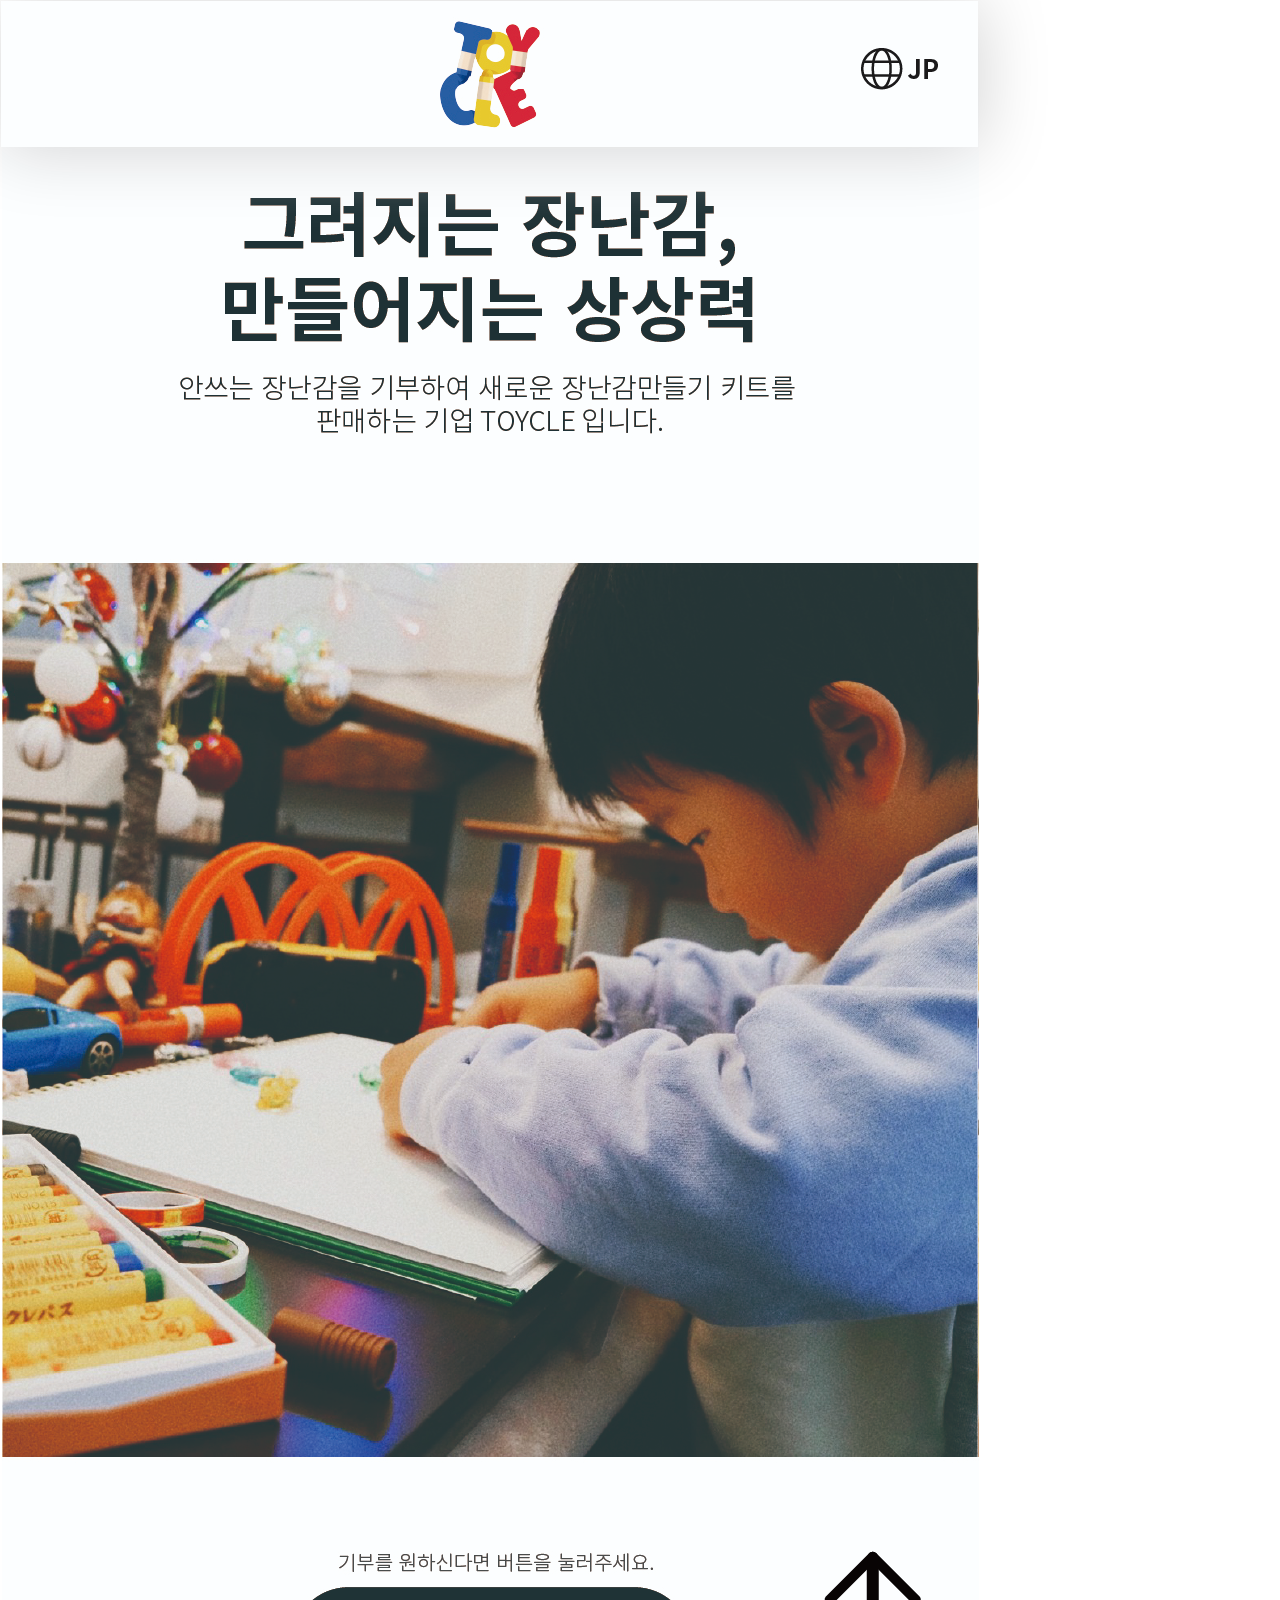
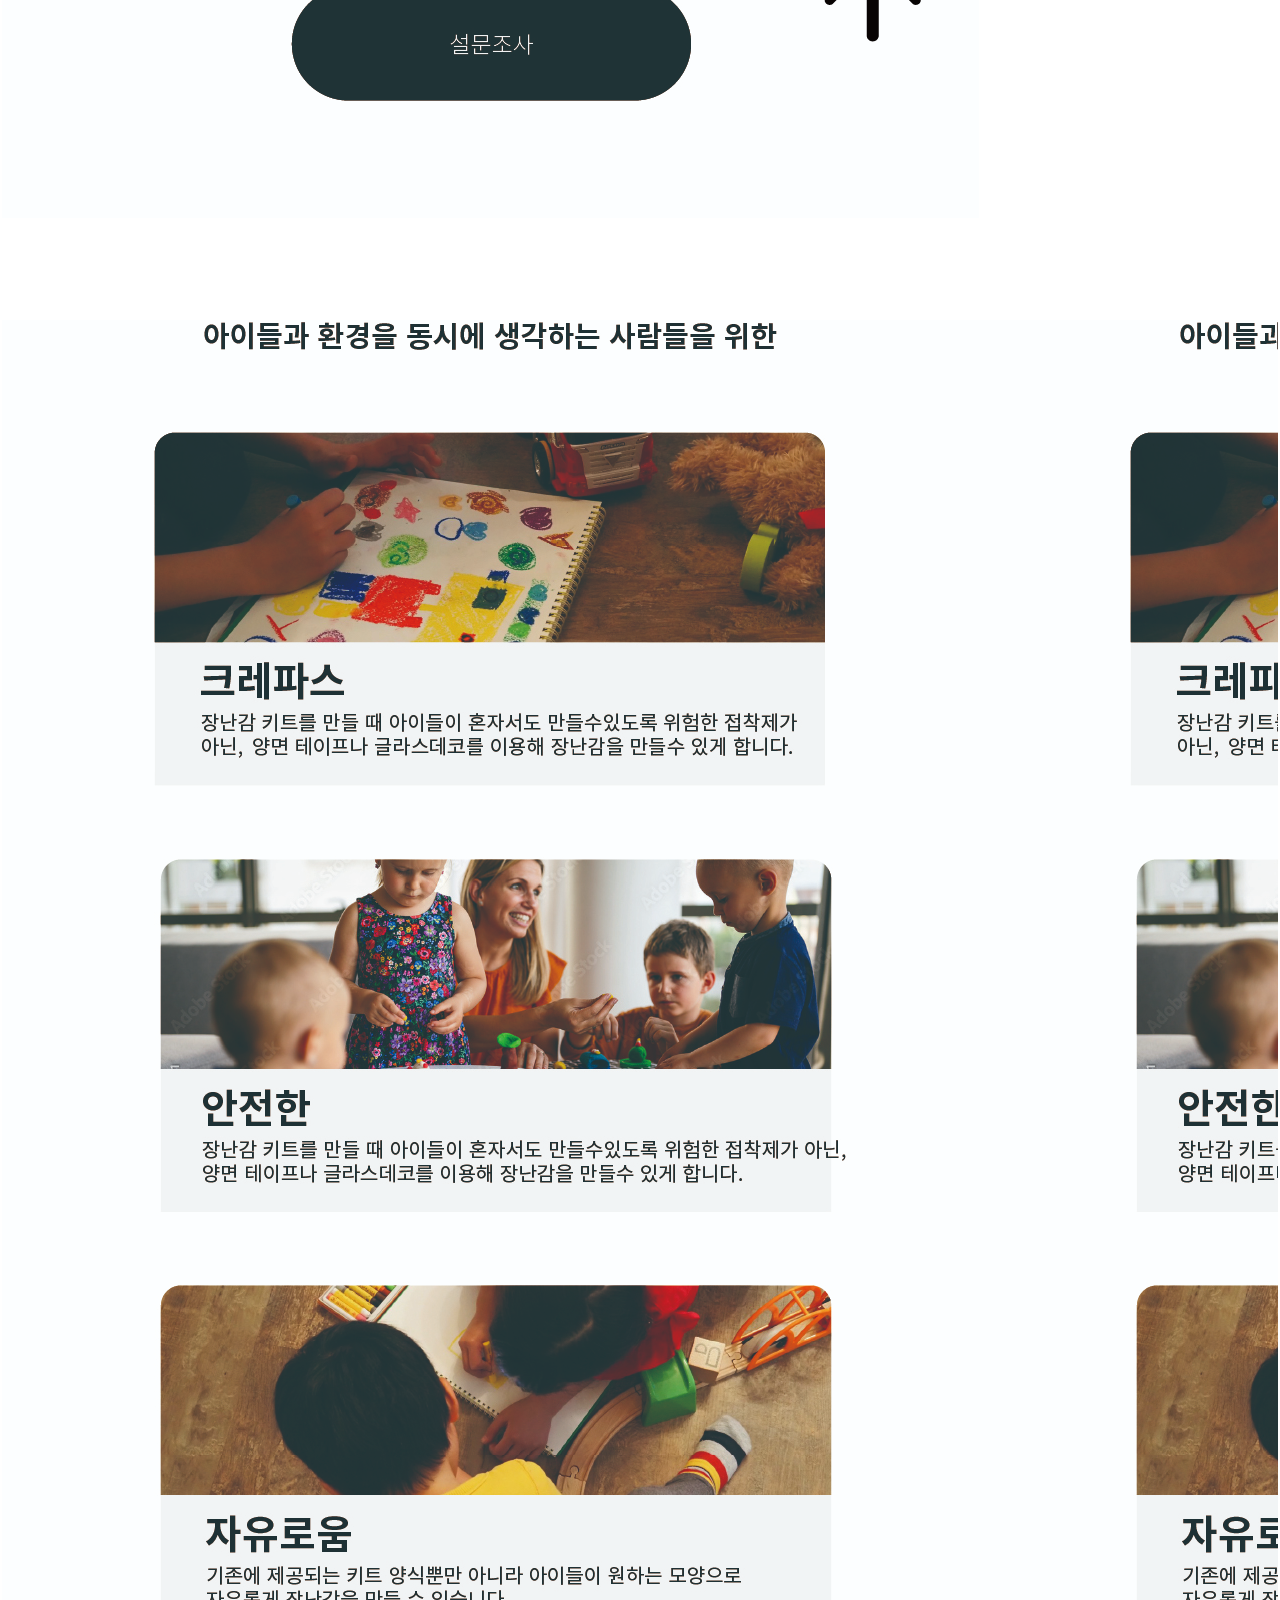
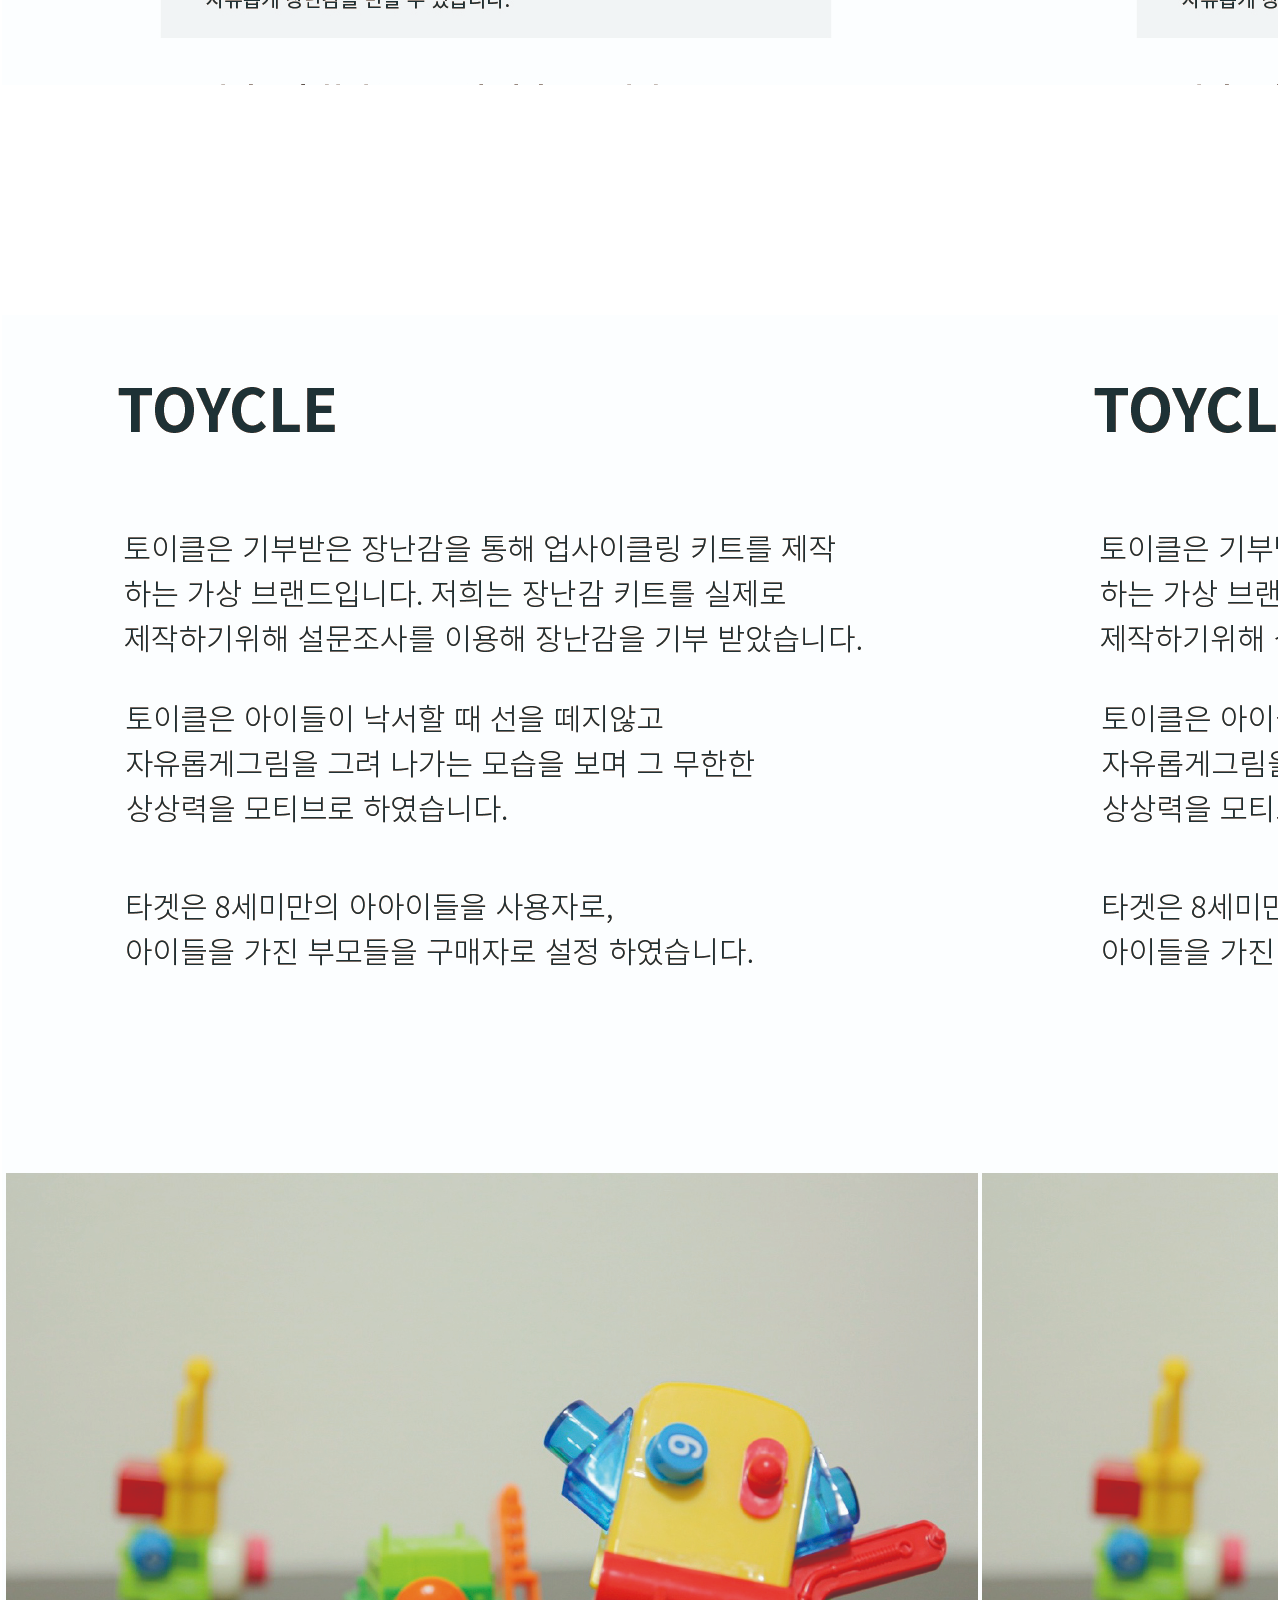
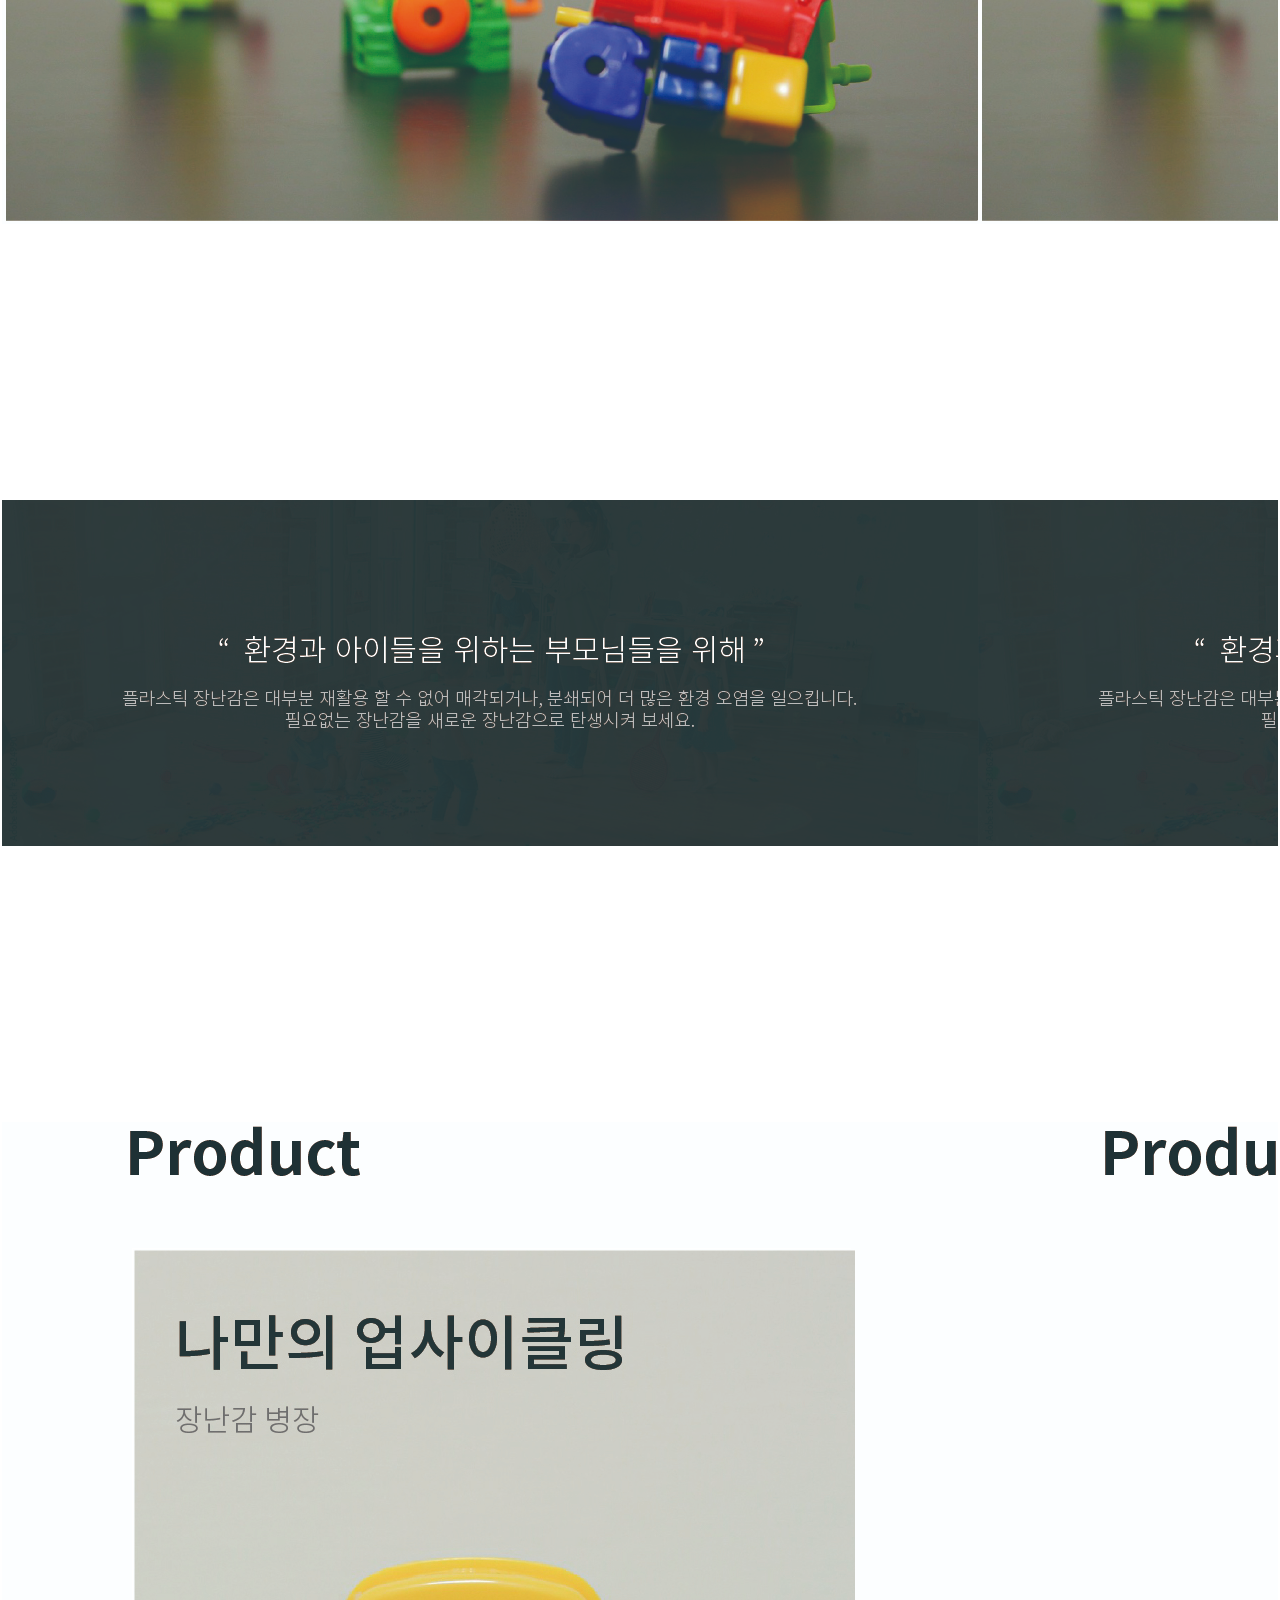
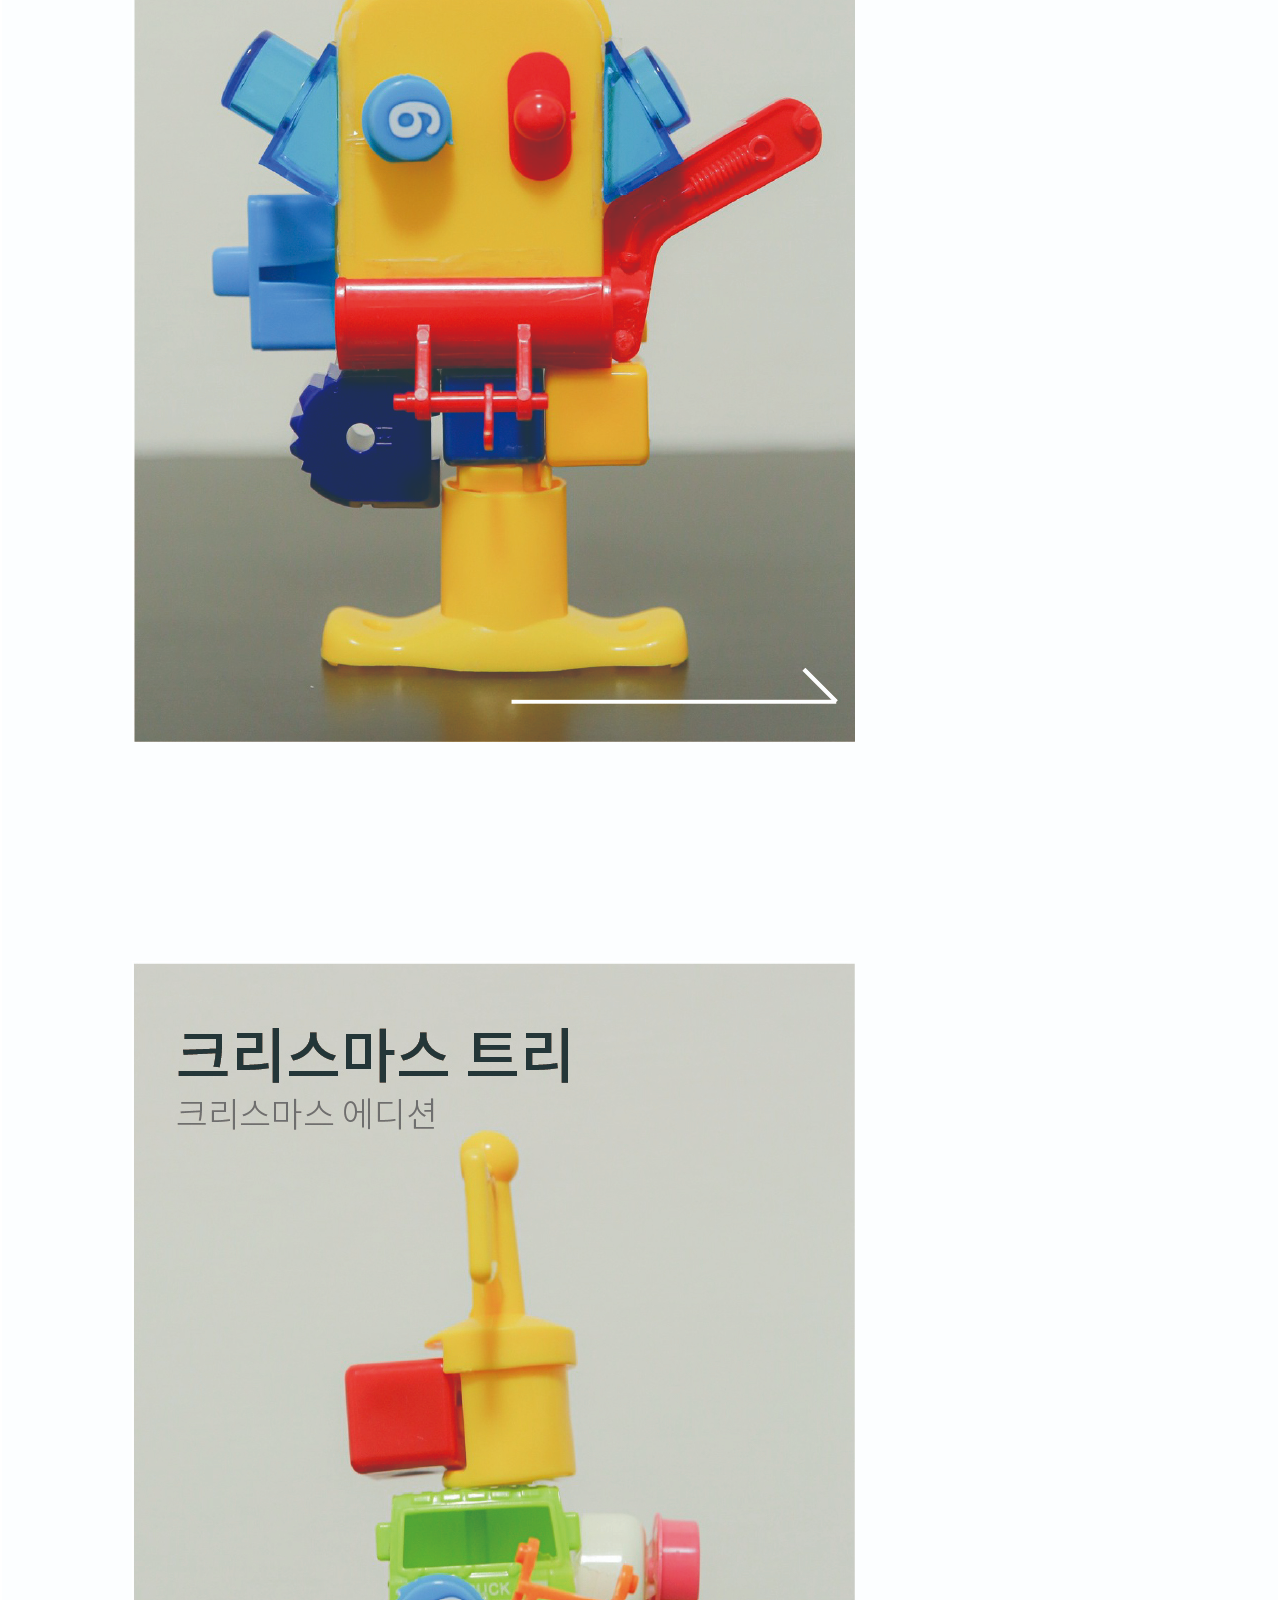
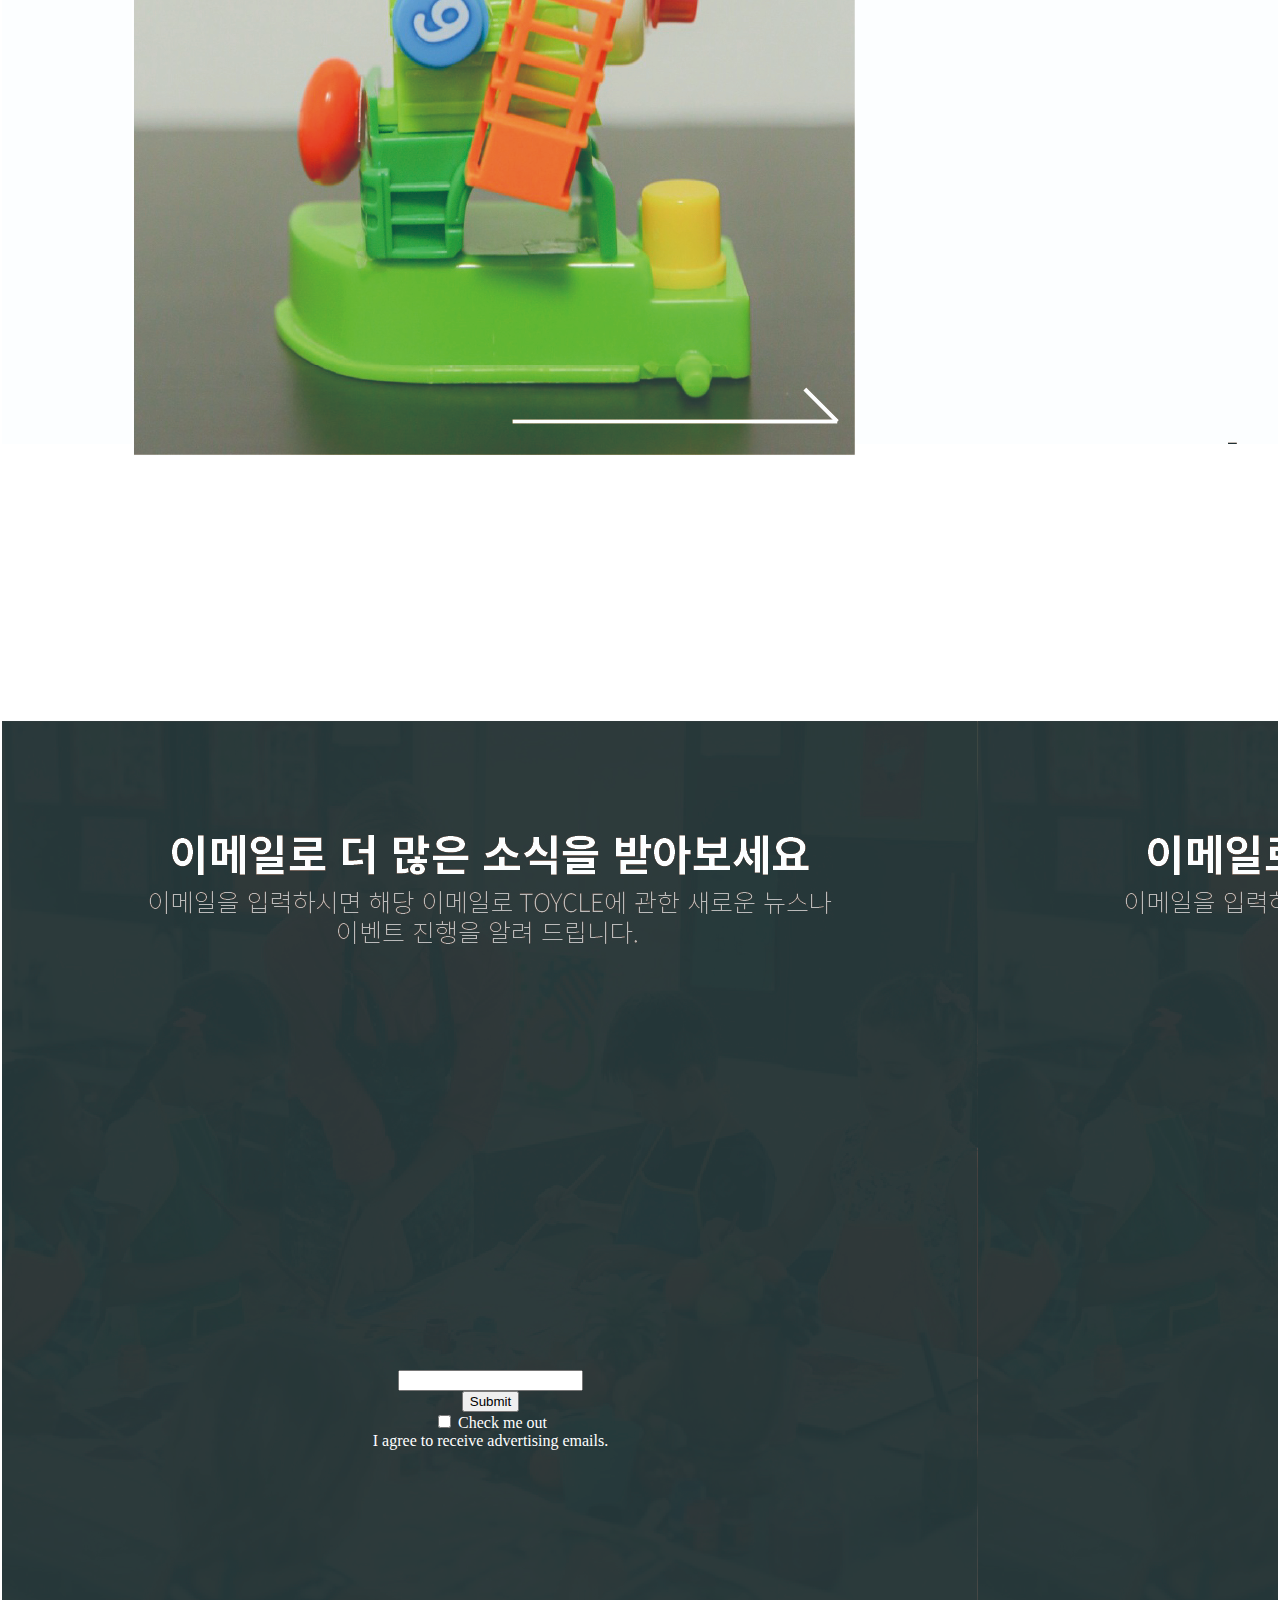
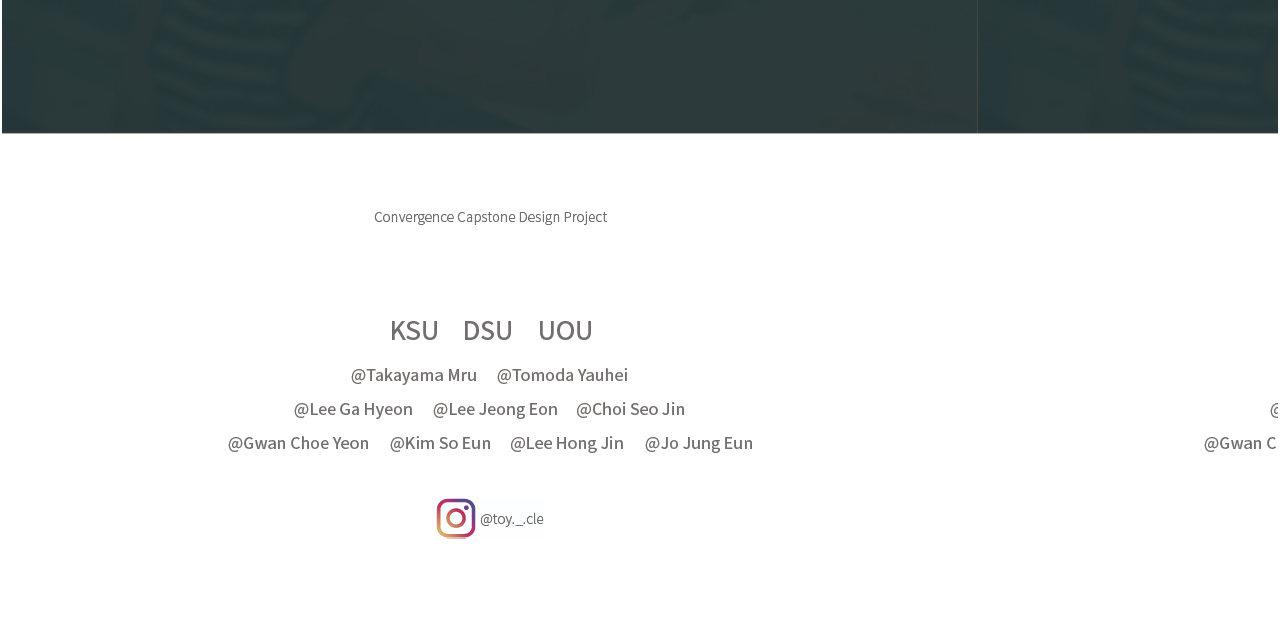
<file: index.html>
<!doctype html>
<html lang="ko">
<head>
<meta charset="utf-8">
<meta http-equiv="X-UA-Compatible" content="IE=Edge">
<title>Toycle</title>
<link rel="stylesheet" href="m_css2.css">
<link rel="stylesheet" href="https://cdn.jsdelivr.net/npm/bootstrap@4.6.1/dist/css/bootstrap.min.css" integrity="sha384-zCbKRCUGaJDkqS1kPbPd7TveP5iyJE0EjAuZQTgFLD2ylzuqKfdKlfG/eSrtxUkn" crossorigin="anonymous">
<script src="https://cdn.jsdelivr.net/npm/jquery@3.5.1/dist/jquery.slim.min.js" integrity="sha384-DfXdz2htPH0lsSSs5nCTpuj/zy4C+OGpamoFVy38MVBnE+IbbVYUew+OrCXaRkfj" crossorigin="anonymous"></script>
<script src="https://cdn.jsdelivr.net/npm/bootstrap@4.6.1/dist/js/bootstrap.bundle.min.js" integrity="sha384-fQybjgWLrvvRgtW6bFlB7jaZrFsaBXjsOMm/tB9LTS58ONXgqbR9W8oWht/amnpF" crossorigin="anonymous"></script>


</head>
<body>
<div class="wrap">
	<!-- header -->
	<div class="header" >
		<a class="top" href="#slogan2" ><img src="img/top2.png"></a>
		<div class="logo">
			<div class="kr"><a href="index2_1.html"><img src="img/jp.png"></a></div>
		</div>
		<div class="slogan" id="slogan2">
			<div class="form"><a href="https://forms.gle/BAPuMe3F7a1aBuwz7"><img src="img/but_k.jpg"></a></div>
		</div>

	<!-- container -->
		<!-- content -->
		<div class="keyword"></div>

    <div class="box3" id="Company2"></div>
		<div class="intro"></div>

    <div class="box4"></div>
		<div class="Comment"></div>

    <div class="box4" id="Product2"></div>
    <div class="box"></div>
		<div class="product" >
			<div class="pro_b"><a href="product1m.html"><img src="img/toy1_k.jpg"></a></div>
			<div class="pro_b2"><a href="product1m.html"><img src="img/toy2_k.jpg"></a></div>
		</div>

		<div class="box4" id="News2"></div>
		<div class="email">
			<div class="send">
			<form>
  <div class="mb-3">
    <input type="email" class="form-control" id="exampleInputEmail1" aria-describedby="emailHelp"><br>
		<button type="submit" class="btn btn-primary">Submit</button>
  </div>
  <div class="mb-3 form-check">
    <input type="checkbox" class="form-check-input" id="exampleCheck1">
    <label class="form-check-label" for="exampleCheck1">Check me out</label><br>
		<label class="form-check-label" for="exampleCheck1">I agree to receive advertising emails.</label>
  </div>
</form>
</div>
		</div>
		<div class="box2"></div>
		<!-- //content -->
	<!-- //container -->


	<!-- footer -->
	<div class="footer">
		<div class="sns"><a href="https://instagram.com/toy._.cle?utm_medium=copy_link"><img src="img/m_sns.jpg"></a></div>
	</div>
	<!-- //footer -->
</div>
</body>
</html>
</file>
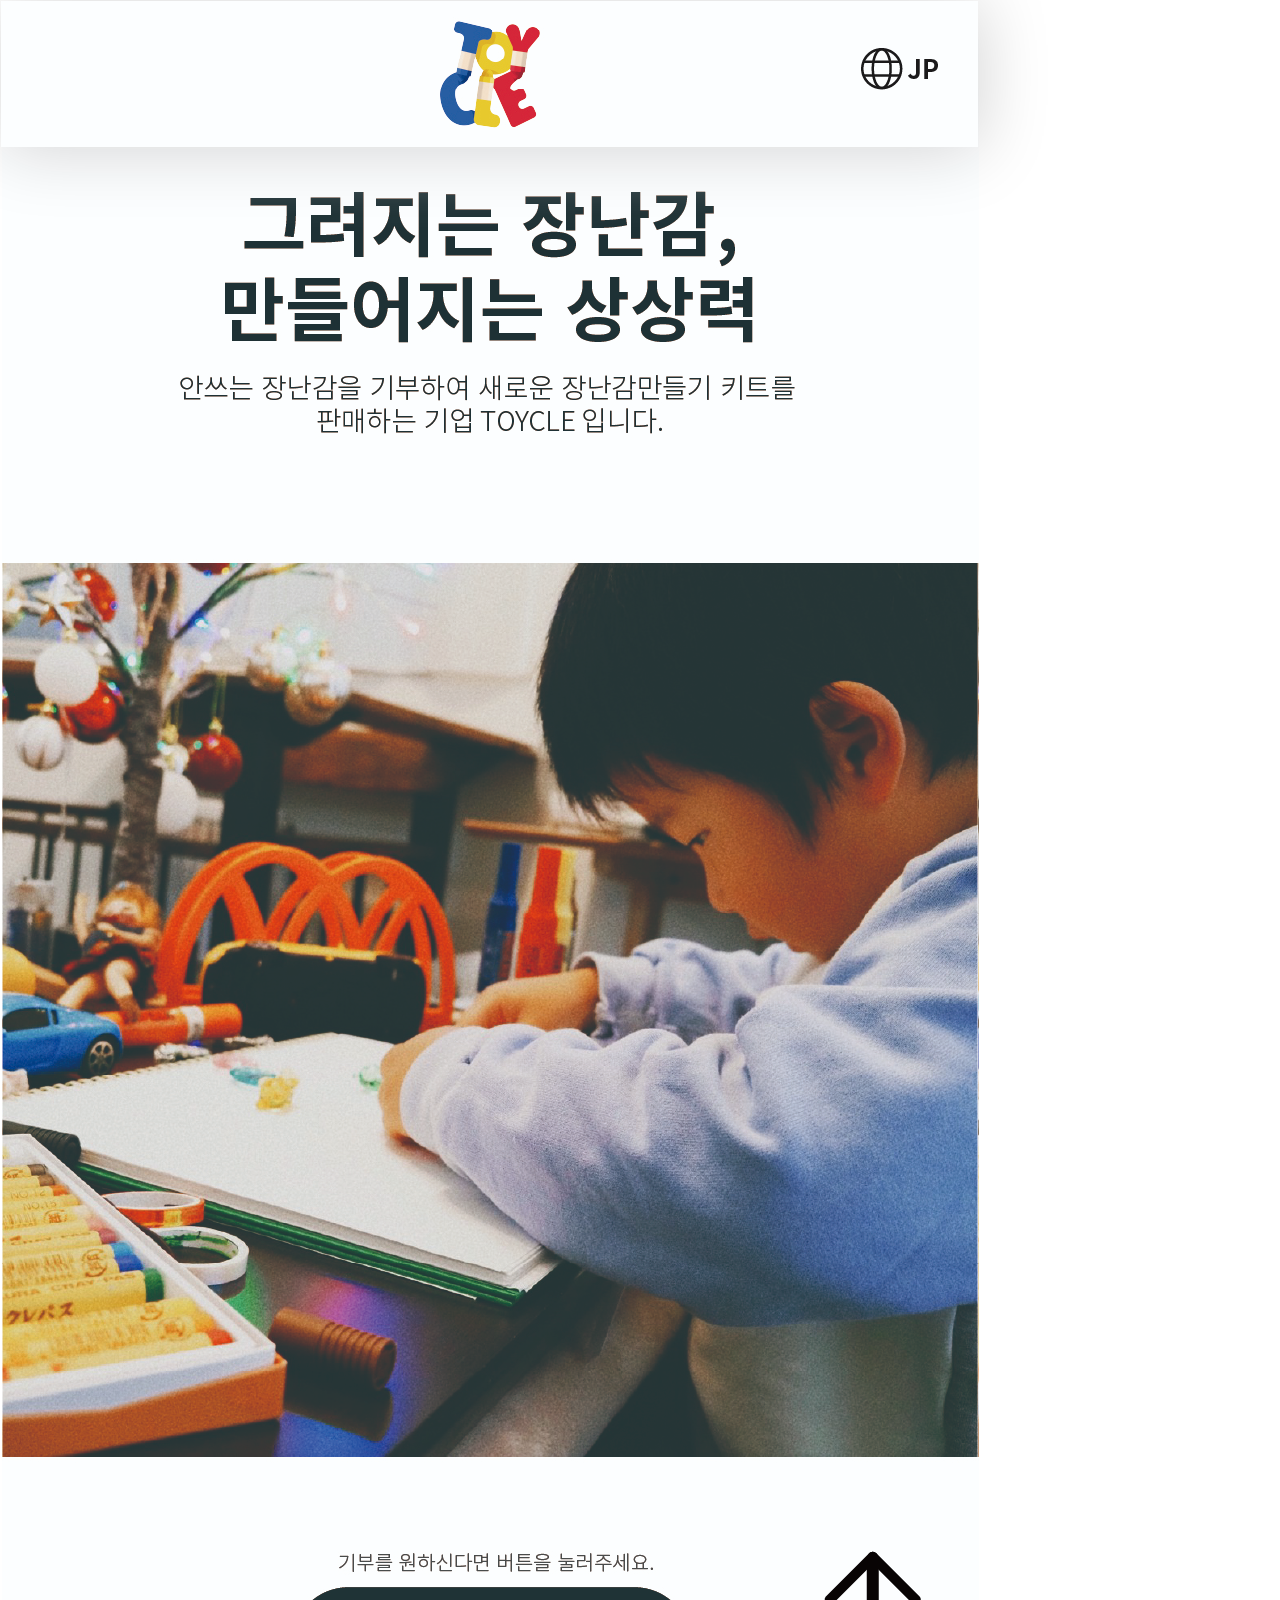
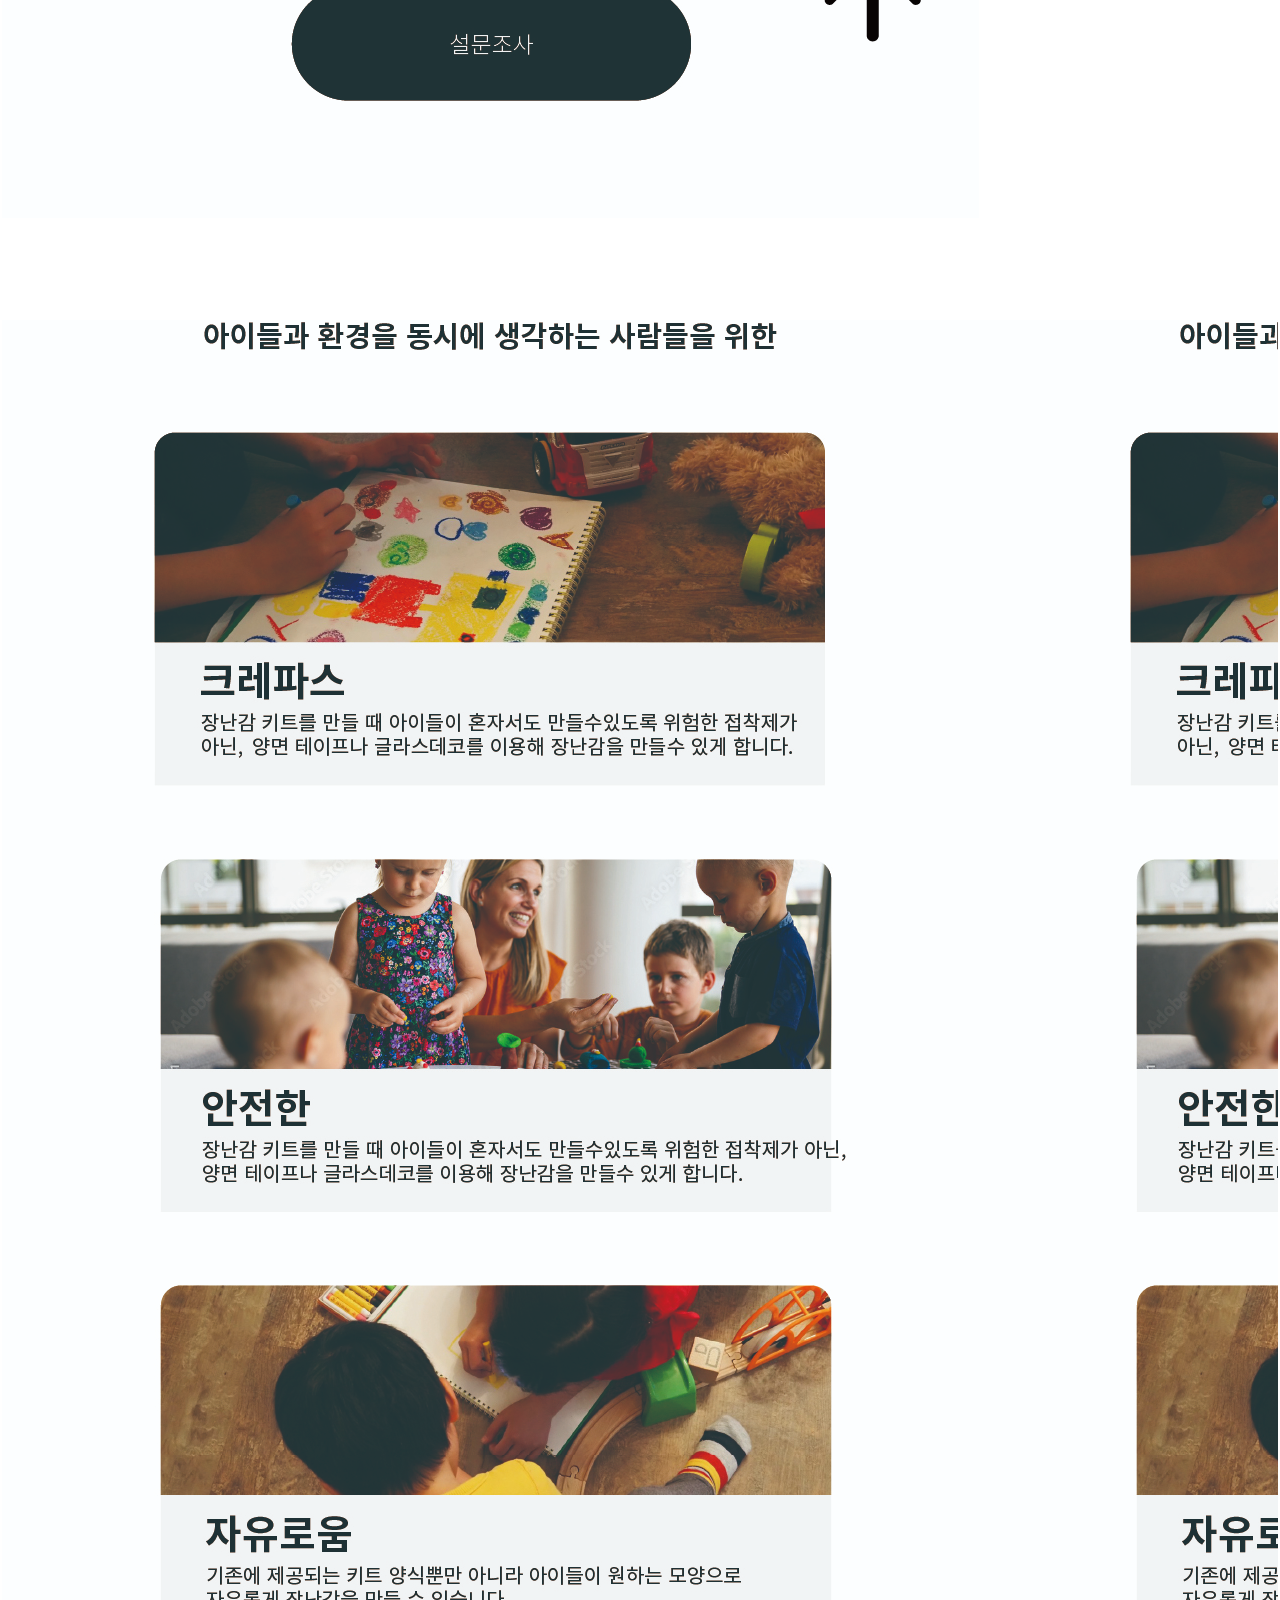
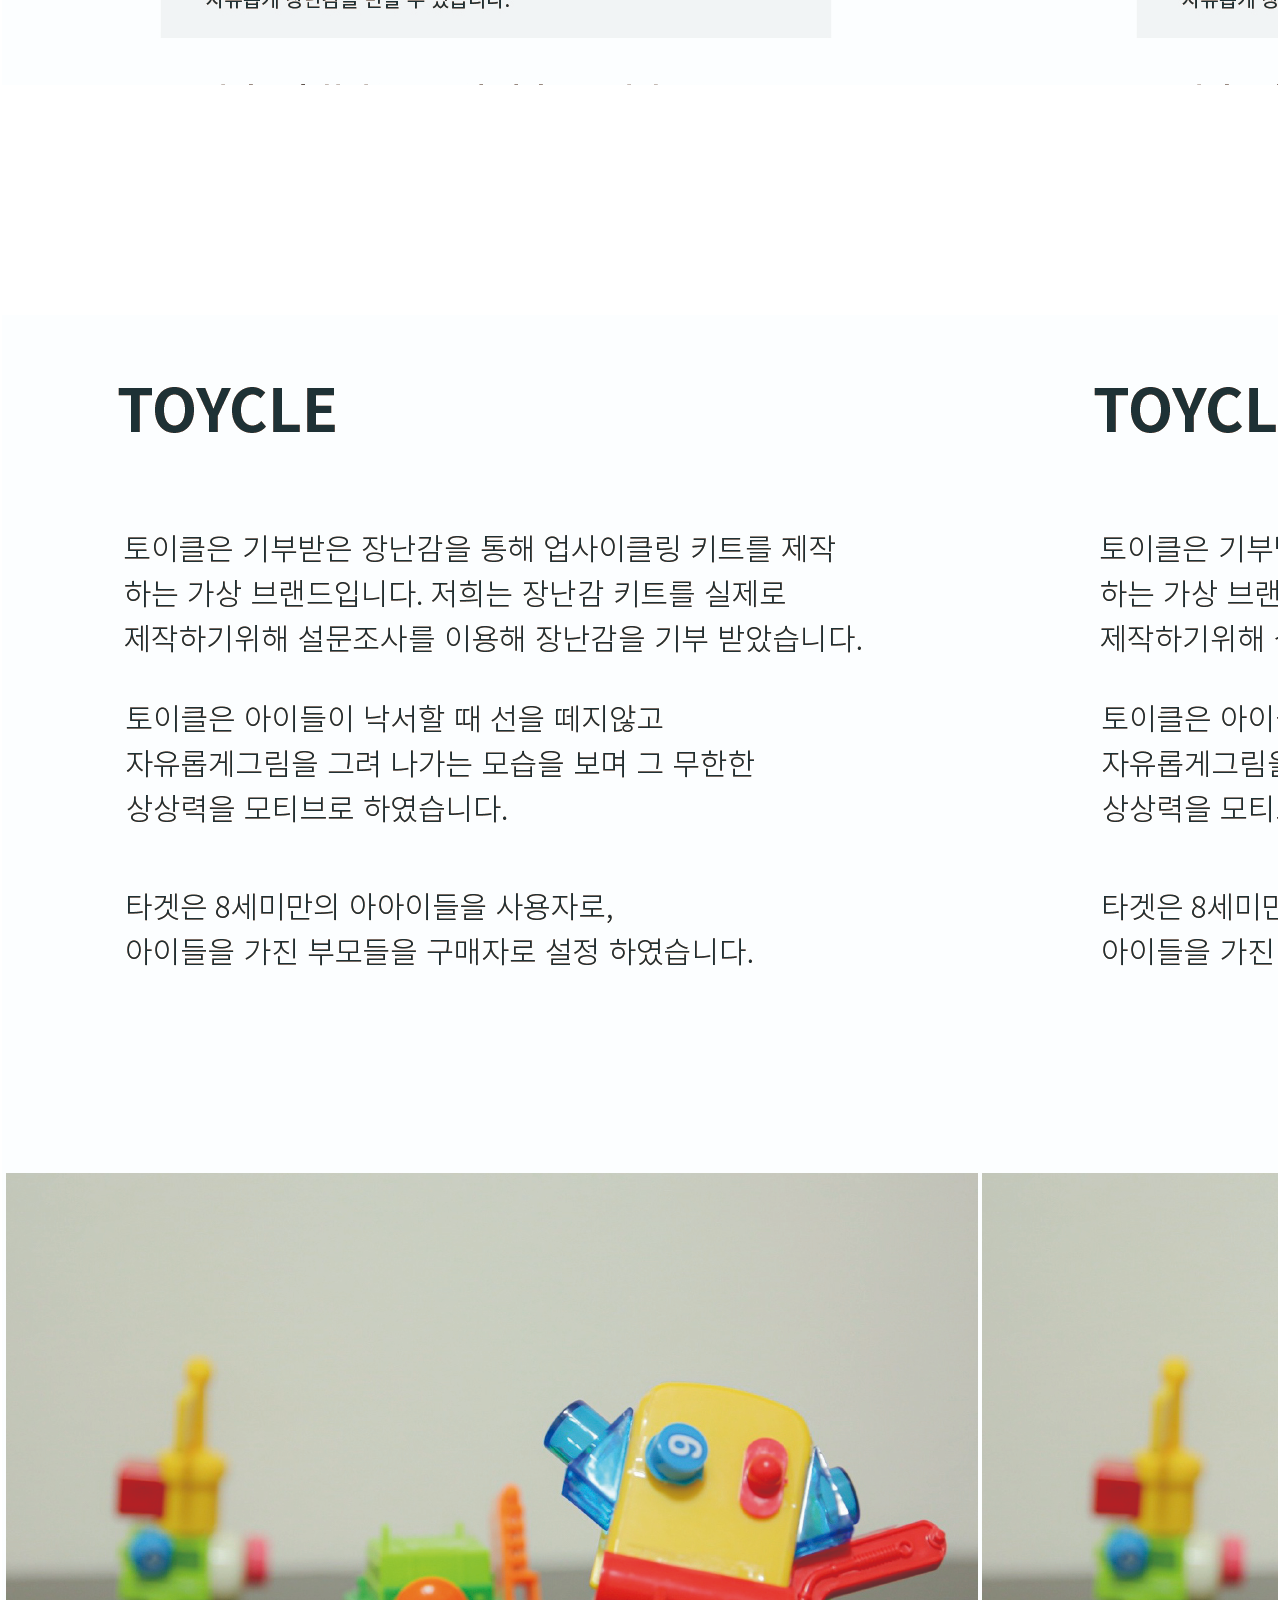
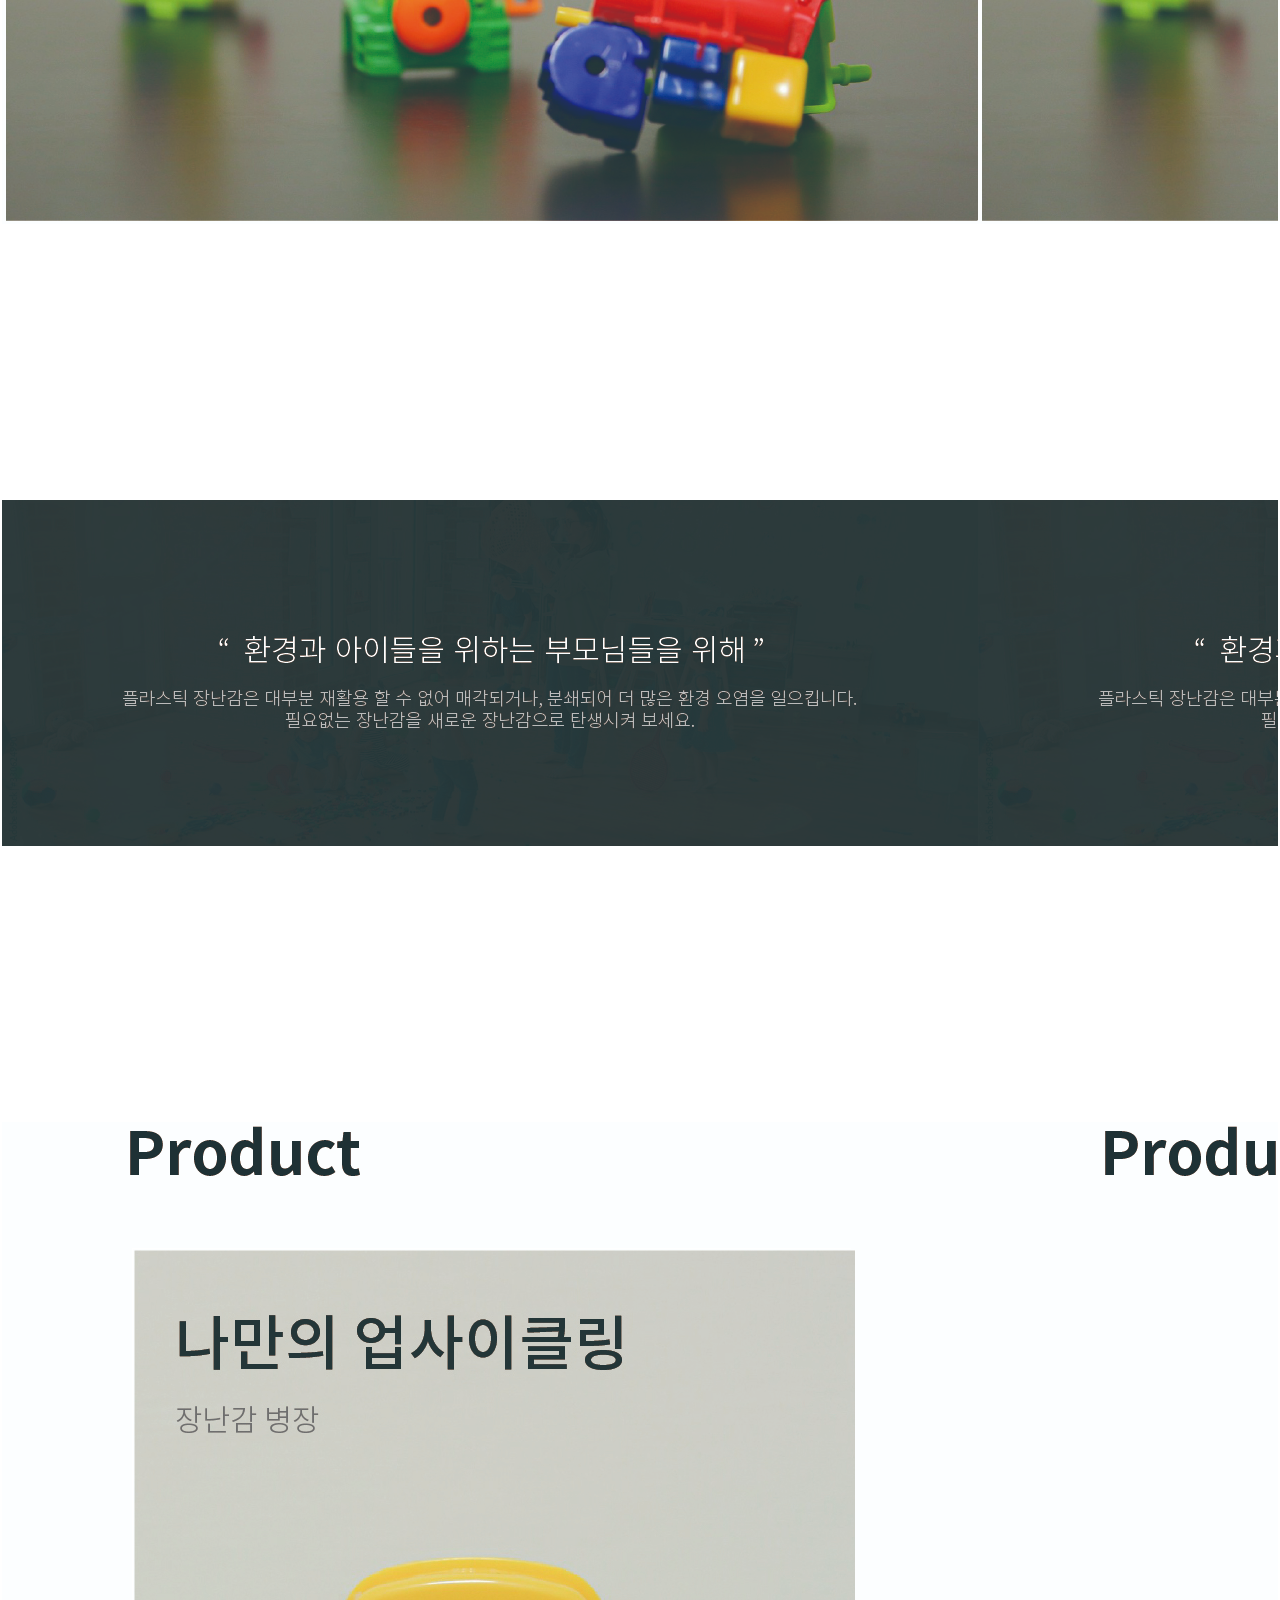
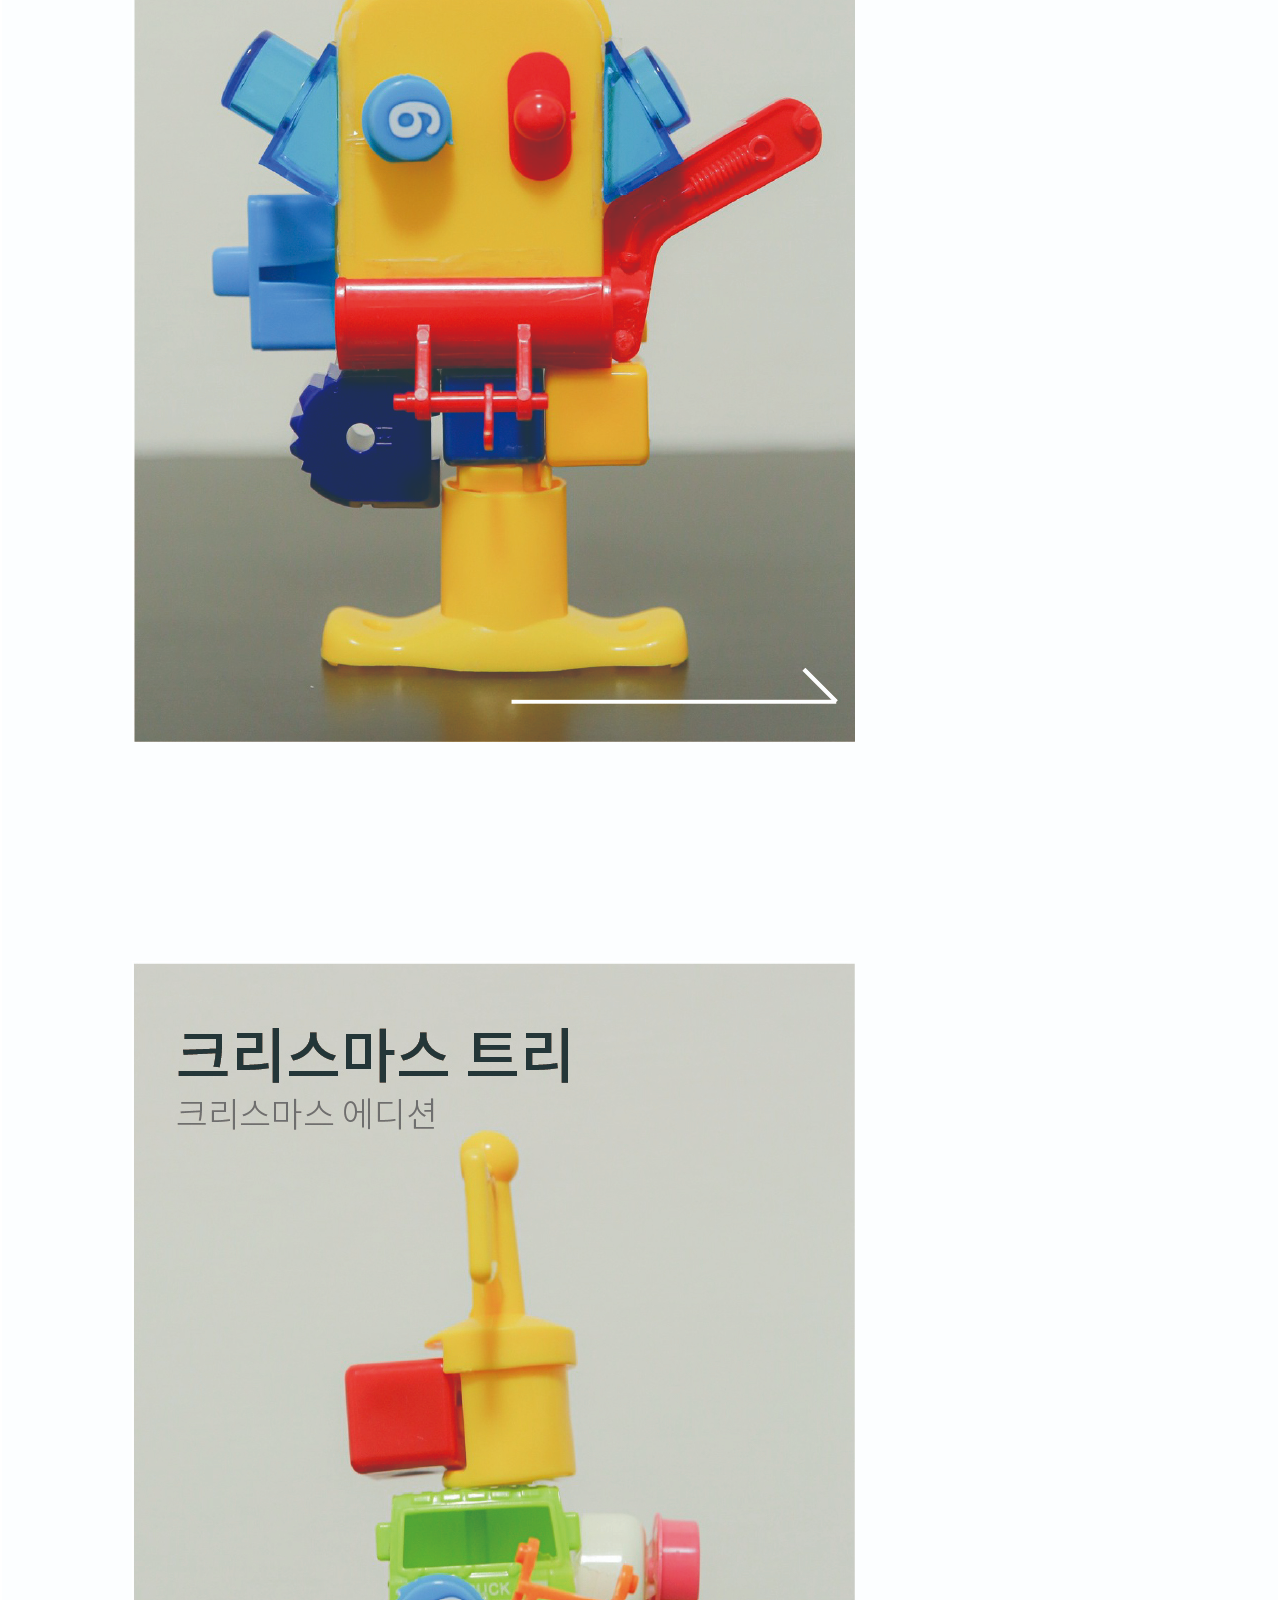
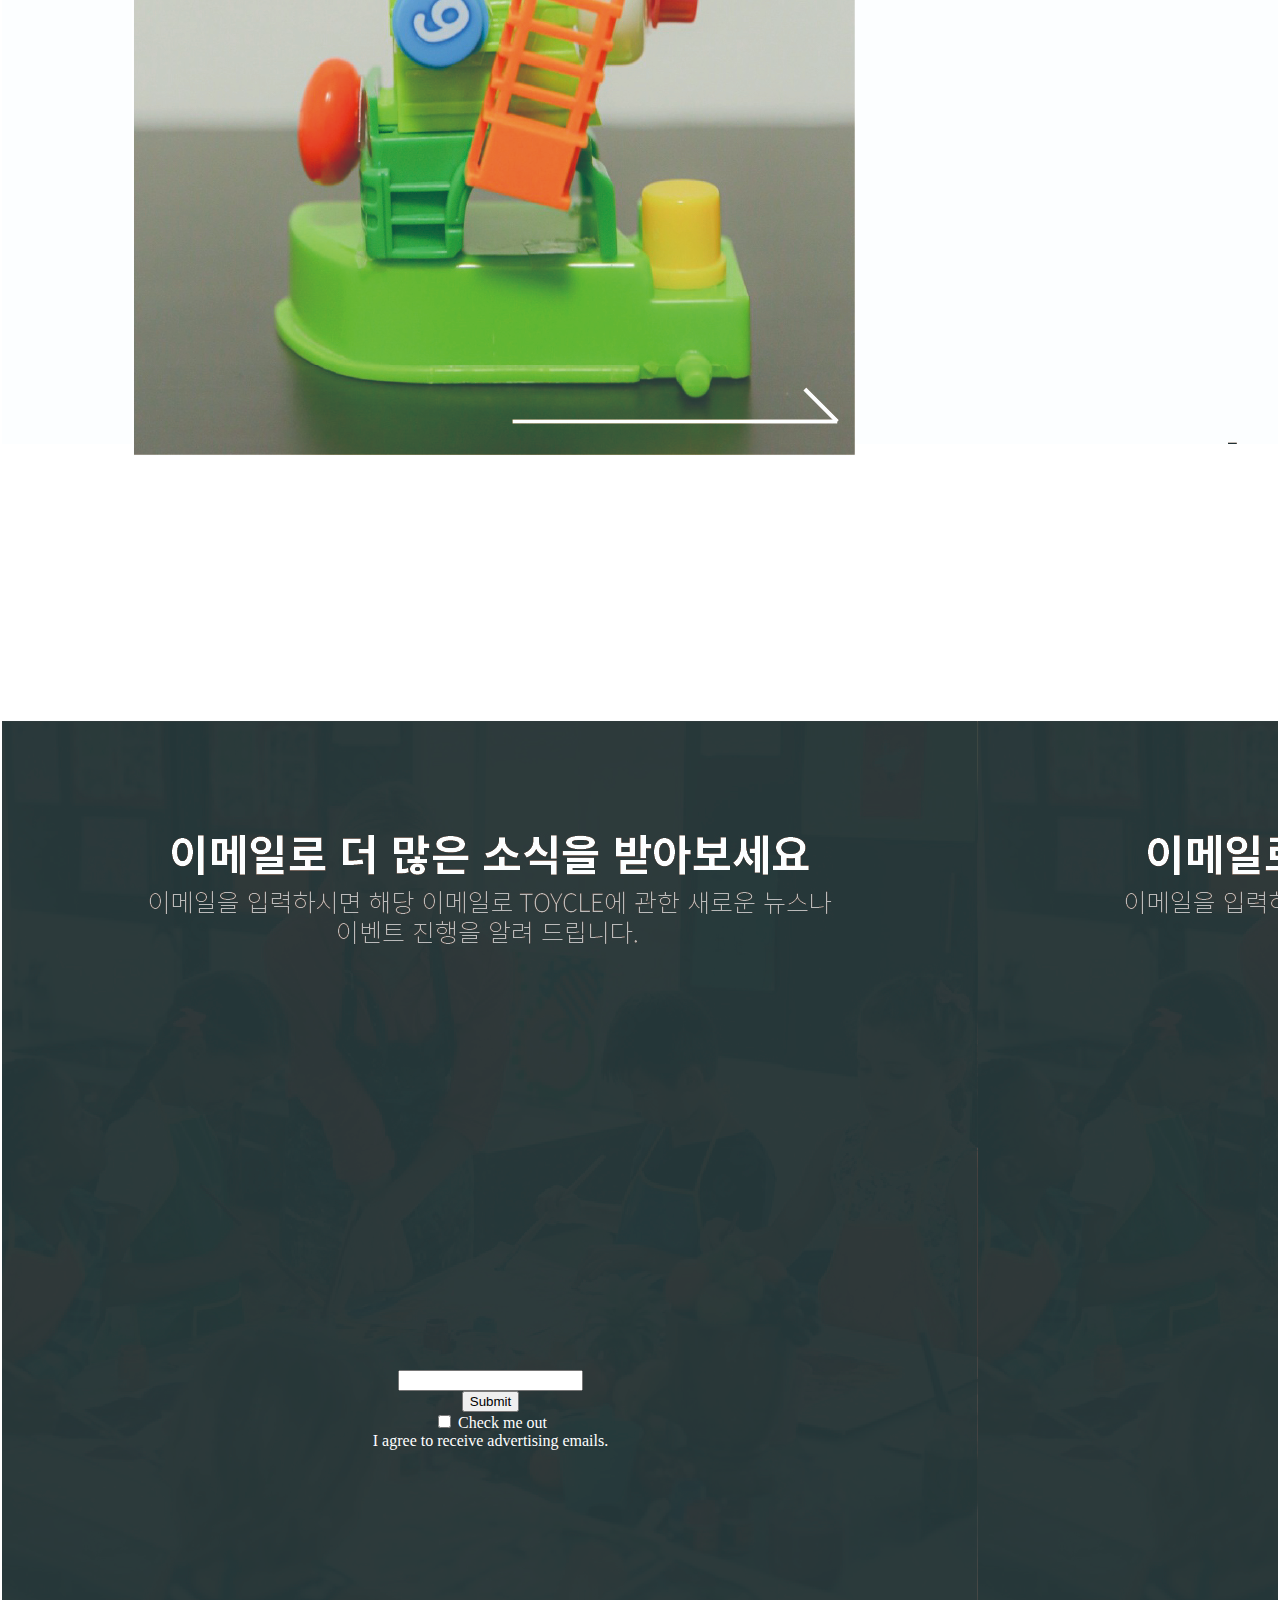
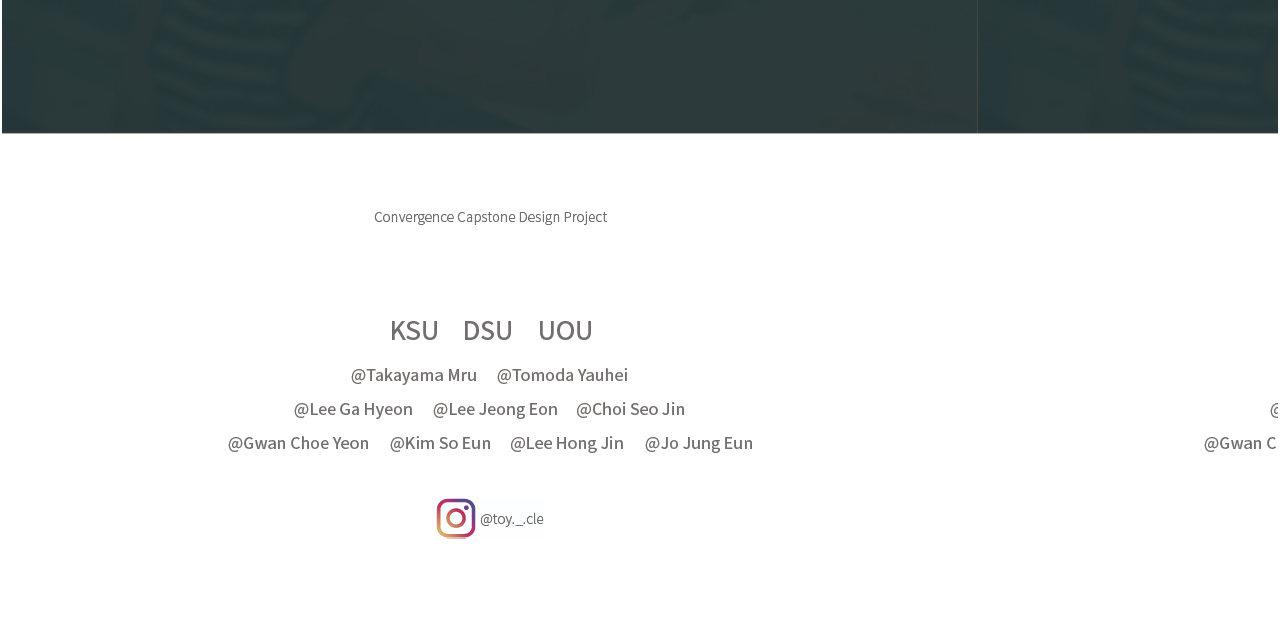
<file: index2.html>
<!doctype html>
<html lang="ko">
<head>
<meta charset="utf-8">
<meta http-equiv="X-UA-Compatible" content="IE=Edge">
<title>Toycle</title>
<link rel="stylesheet" href="m_css2.css">
<link rel="stylesheet" href="https://cdn.jsdelivr.net/npm/bootstrap@4.6.1/dist/css/bootstrap.min.css" integrity="sha384-zCbKRCUGaJDkqS1kPbPd7TveP5iyJE0EjAuZQTgFLD2ylzuqKfdKlfG/eSrtxUkn" crossorigin="anonymous">
<script src="https://cdn.jsdelivr.net/npm/jquery@3.5.1/dist/jquery.slim.min.js" integrity="sha384-DfXdz2htPH0lsSSs5nCTpuj/zy4C+OGpamoFVy38MVBnE+IbbVYUew+OrCXaRkfj" crossorigin="anonymous"></script>
<script src="https://cdn.jsdelivr.net/npm/bootstrap@4.6.1/dist/js/bootstrap.bundle.min.js" integrity="sha384-fQybjgWLrvvRgtW6bFlB7jaZrFsaBXjsOMm/tB9LTS58ONXgqbR9W8oWht/amnpF" crossorigin="anonymous"></script>


</head>
<body>
<div class="wrap">
	<!-- header -->
	<div class="header" >
		<a class="top" href="#slogan2" ><img src="img/top2.png"></a>
		<div class="logo">
			<div class="kr"><a href="index2_1.html"><img src="img/jp.png"></a></div>
		</div>
		<div class="slogan" id="slogan2">
			<div class="form"><a href="https://forms.gle/BAPuMe3F7a1aBuwz7"><img src="img/but_k.jpg"></a></div>
		</div>

	<!-- container -->
		<!-- content -->
		<div class="keyword"></div>

    <div class="box3" id="Company2"></div>
		<div class="intro"></div>

    <div class="box4"></div>
		<div class="Comment"></div>

    <div class="box4" id="Product2"></div>
    <div class="box"></div>
		<div class="product" >
			<div class="pro_b"><a href=""><img src="img/toy1_k.jpg"></a></div>
			<div class="pro_b2"><a href=""><img src="img/toy2_k.jpg"></a></div>
		</div>

		<div class="box4" id="News2"></div>
		<div class="email">
			<div class="send">
			<form>
  <div class="mb-3">
    <input type="email" class="form-control" id="exampleInputEmail1" aria-describedby="emailHelp"><br>
		<button type="submit" class="btn btn-primary">Submit</button>
  </div>
  <div class="mb-3 form-check">
    <input type="checkbox" class="form-check-input" id="exampleCheck1">
    <label class="form-check-label" for="exampleCheck1">Check me out</label><br>
		<label class="form-check-label" for="exampleCheck1">I agree to receive advertising emails.</label>
  </div>
</form>
</div>
		</div>
		<div class="box2"></div>
		<!-- //content -->
	<!-- //container -->


	<!-- footer -->
	<div class="footer">
		<div class="sns"><a href="https://instagram.com/toy._.cle?utm_medium=copy_link"><img src="img/m_sns.jpg"></a></div>
	</div>
	<!-- //footer -->
</div>
</body>
</html>
</file>
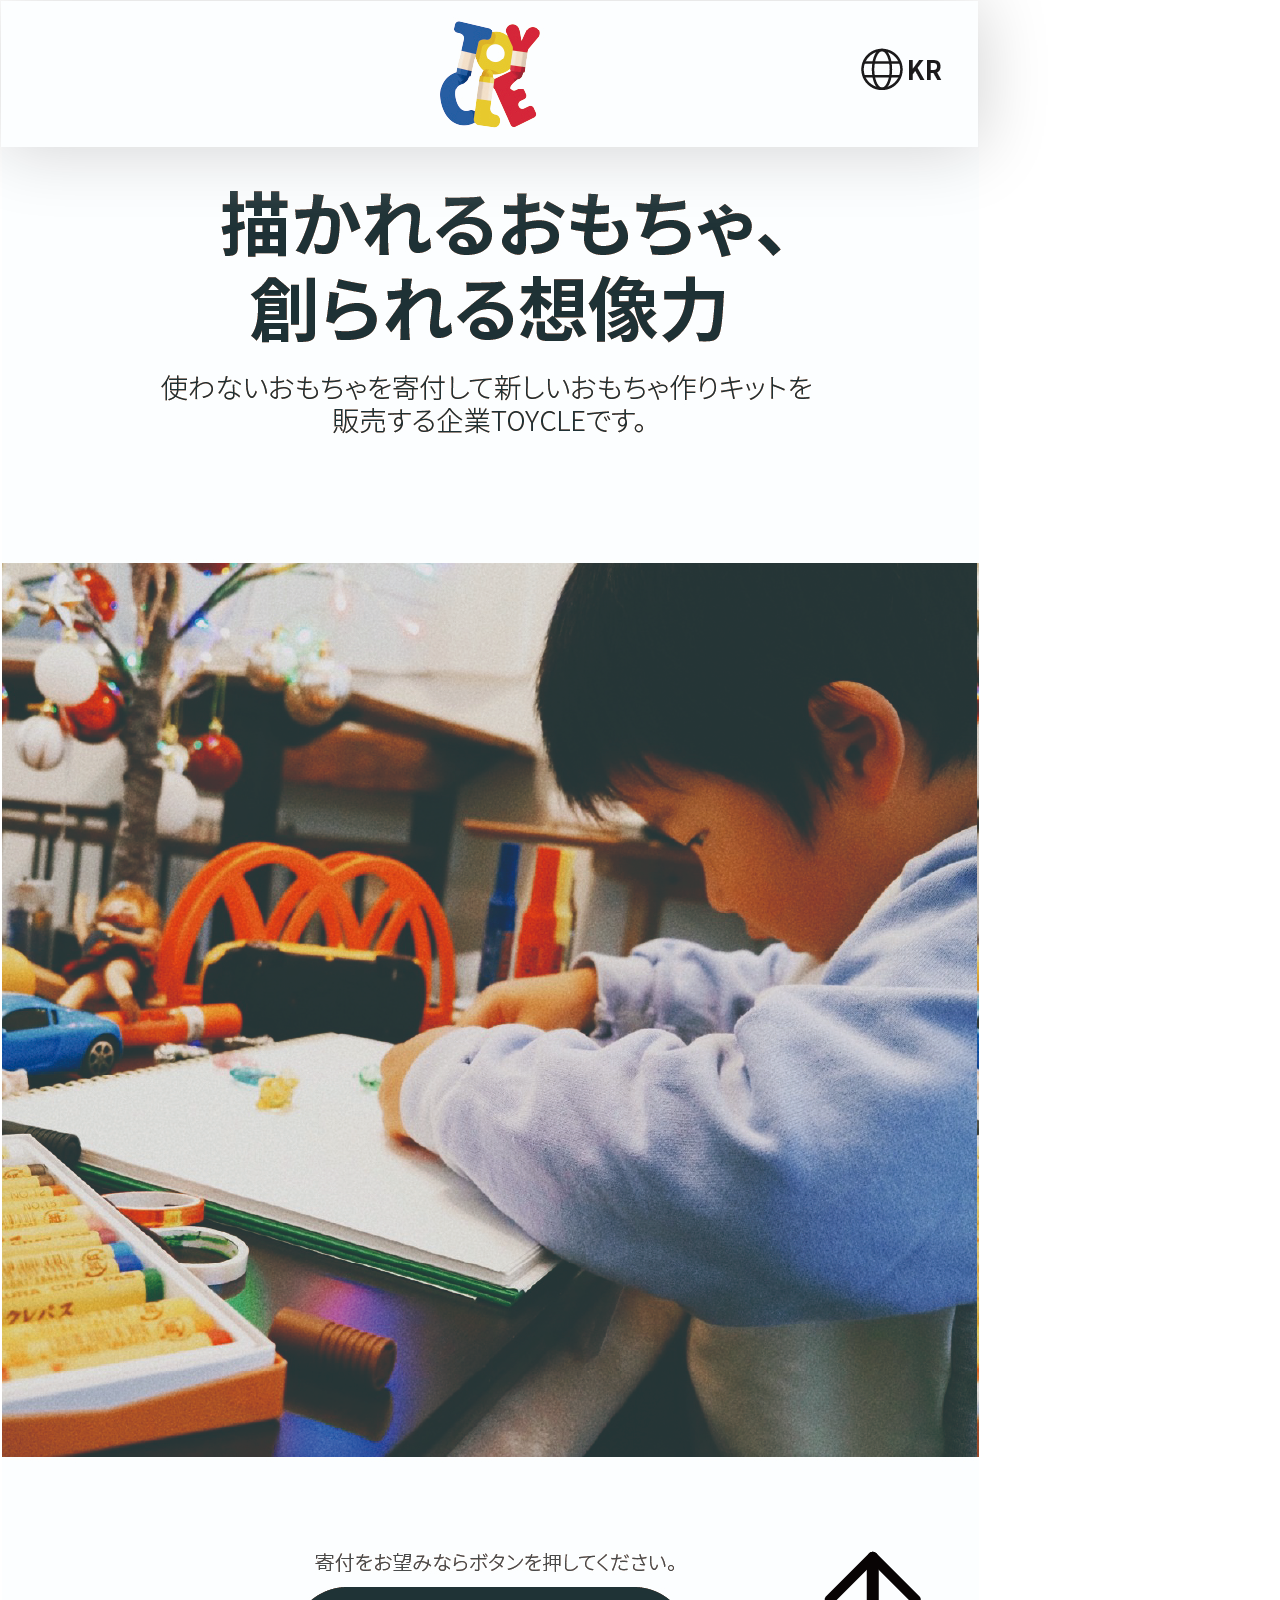
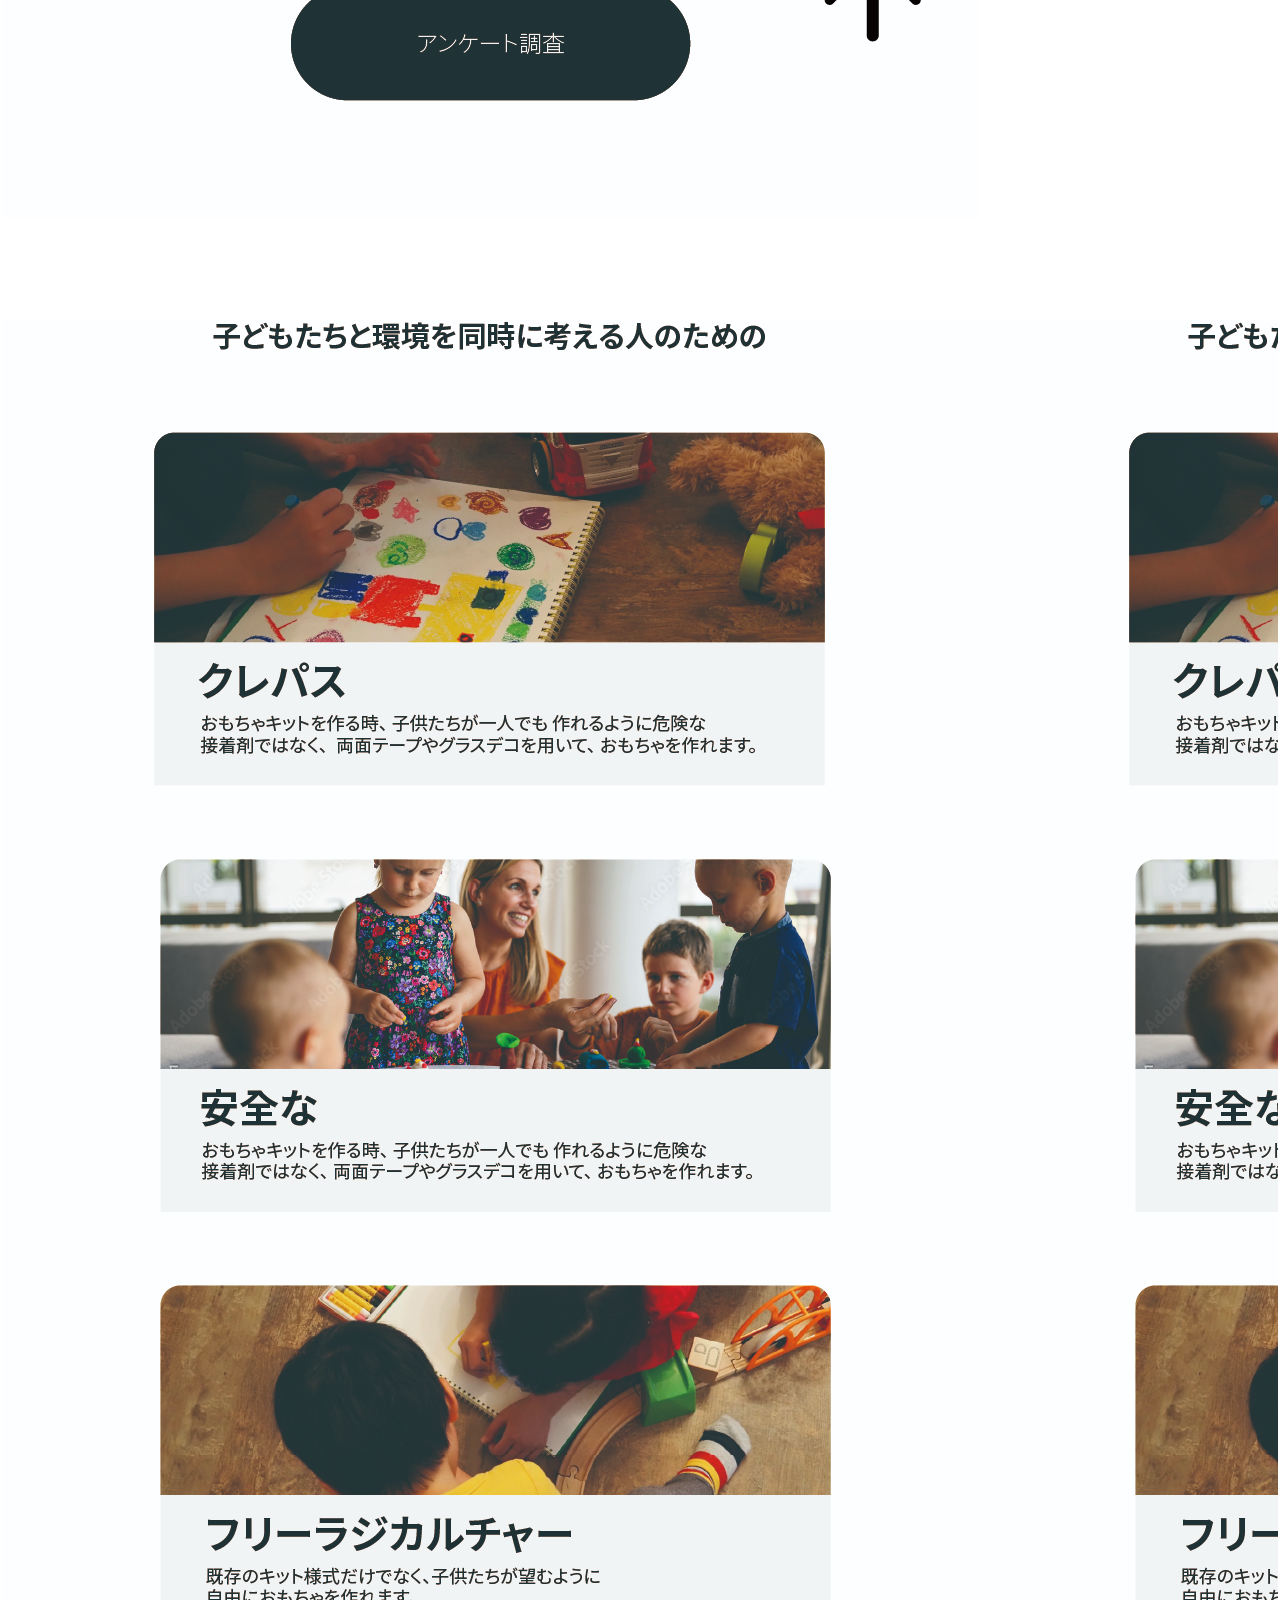
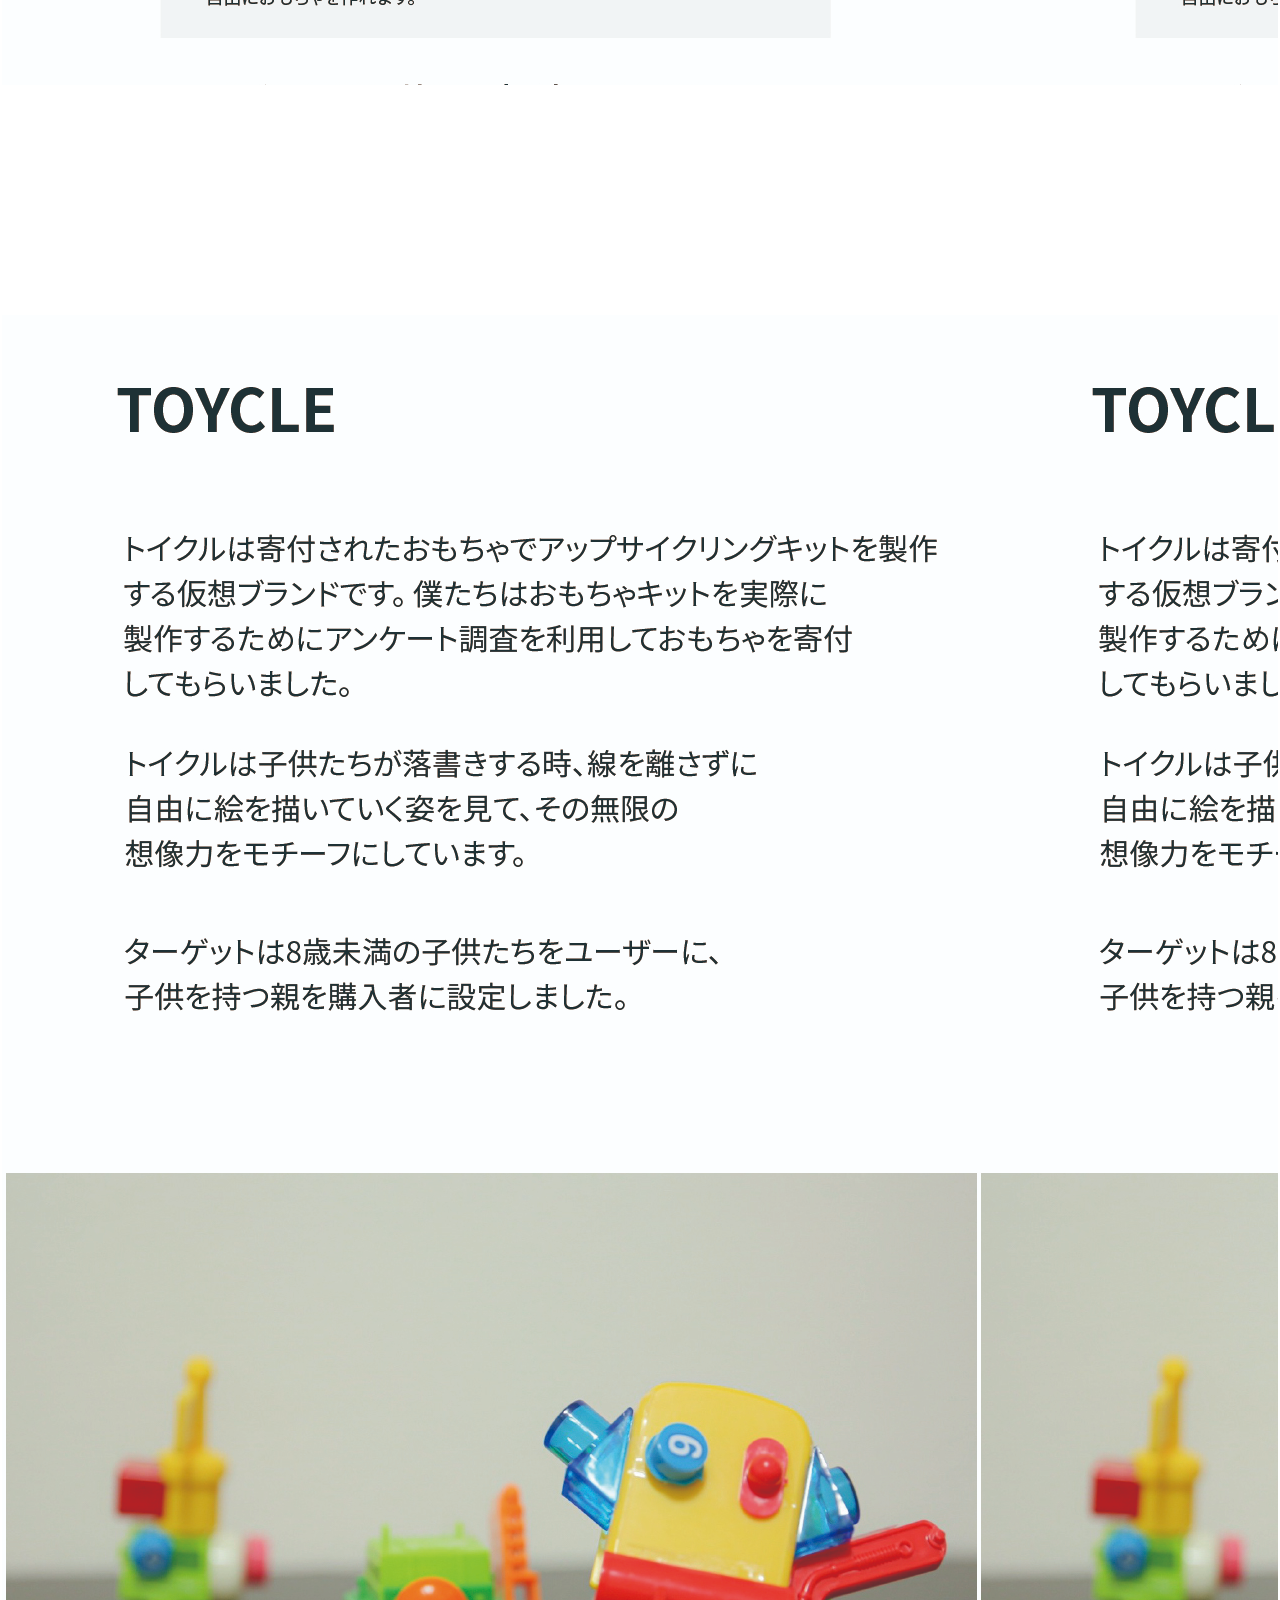
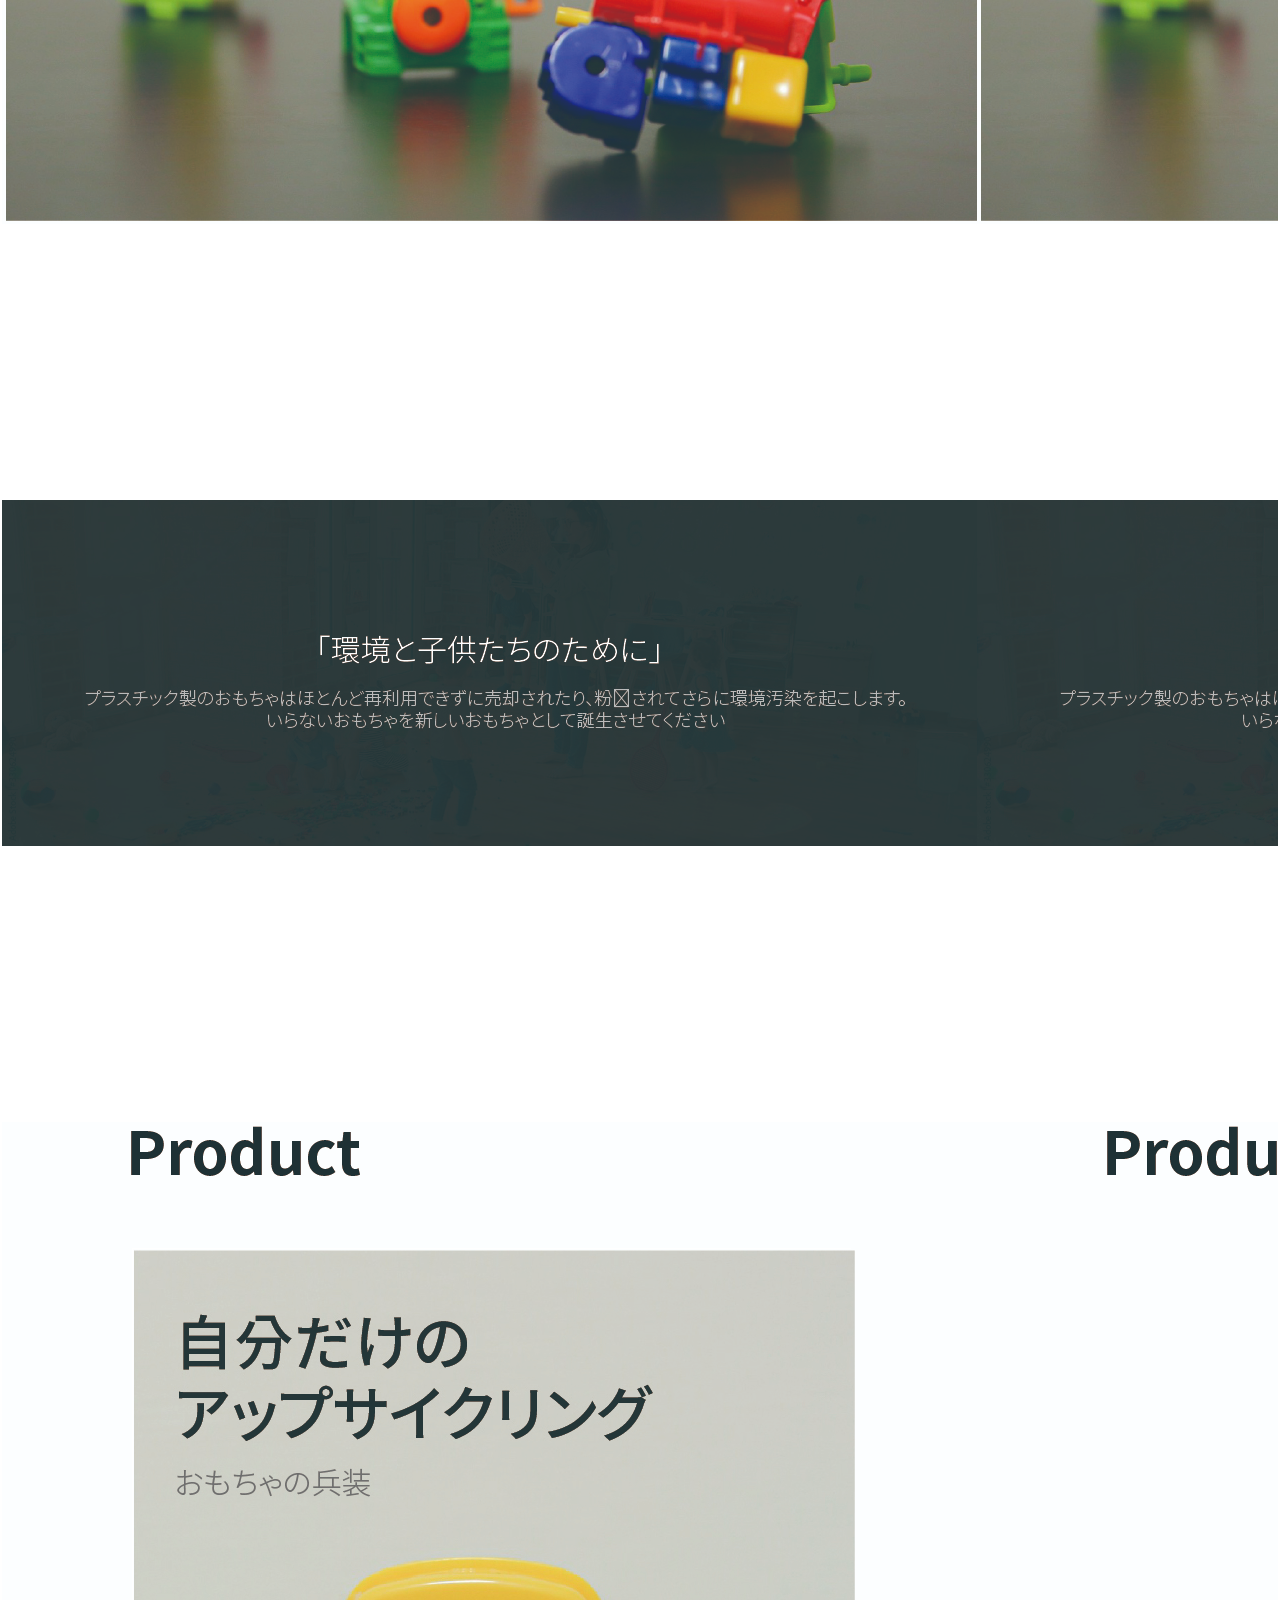
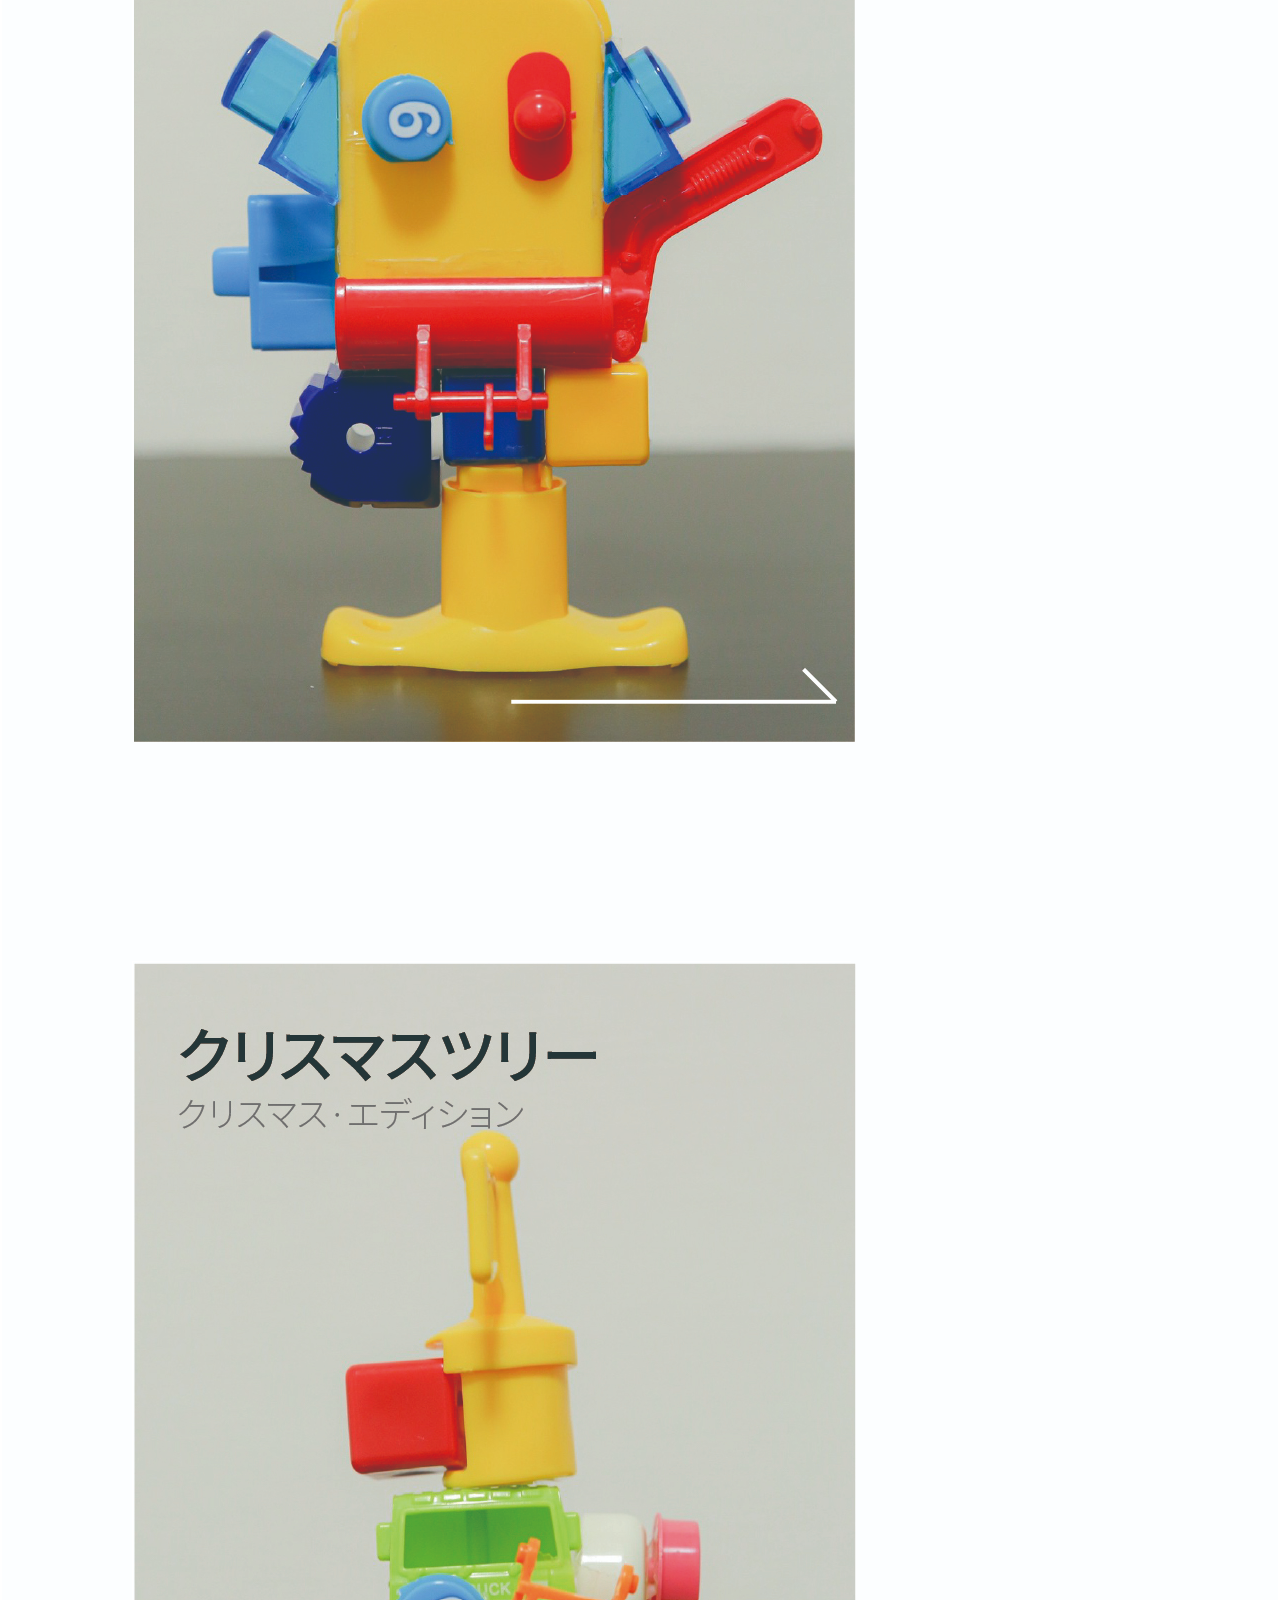
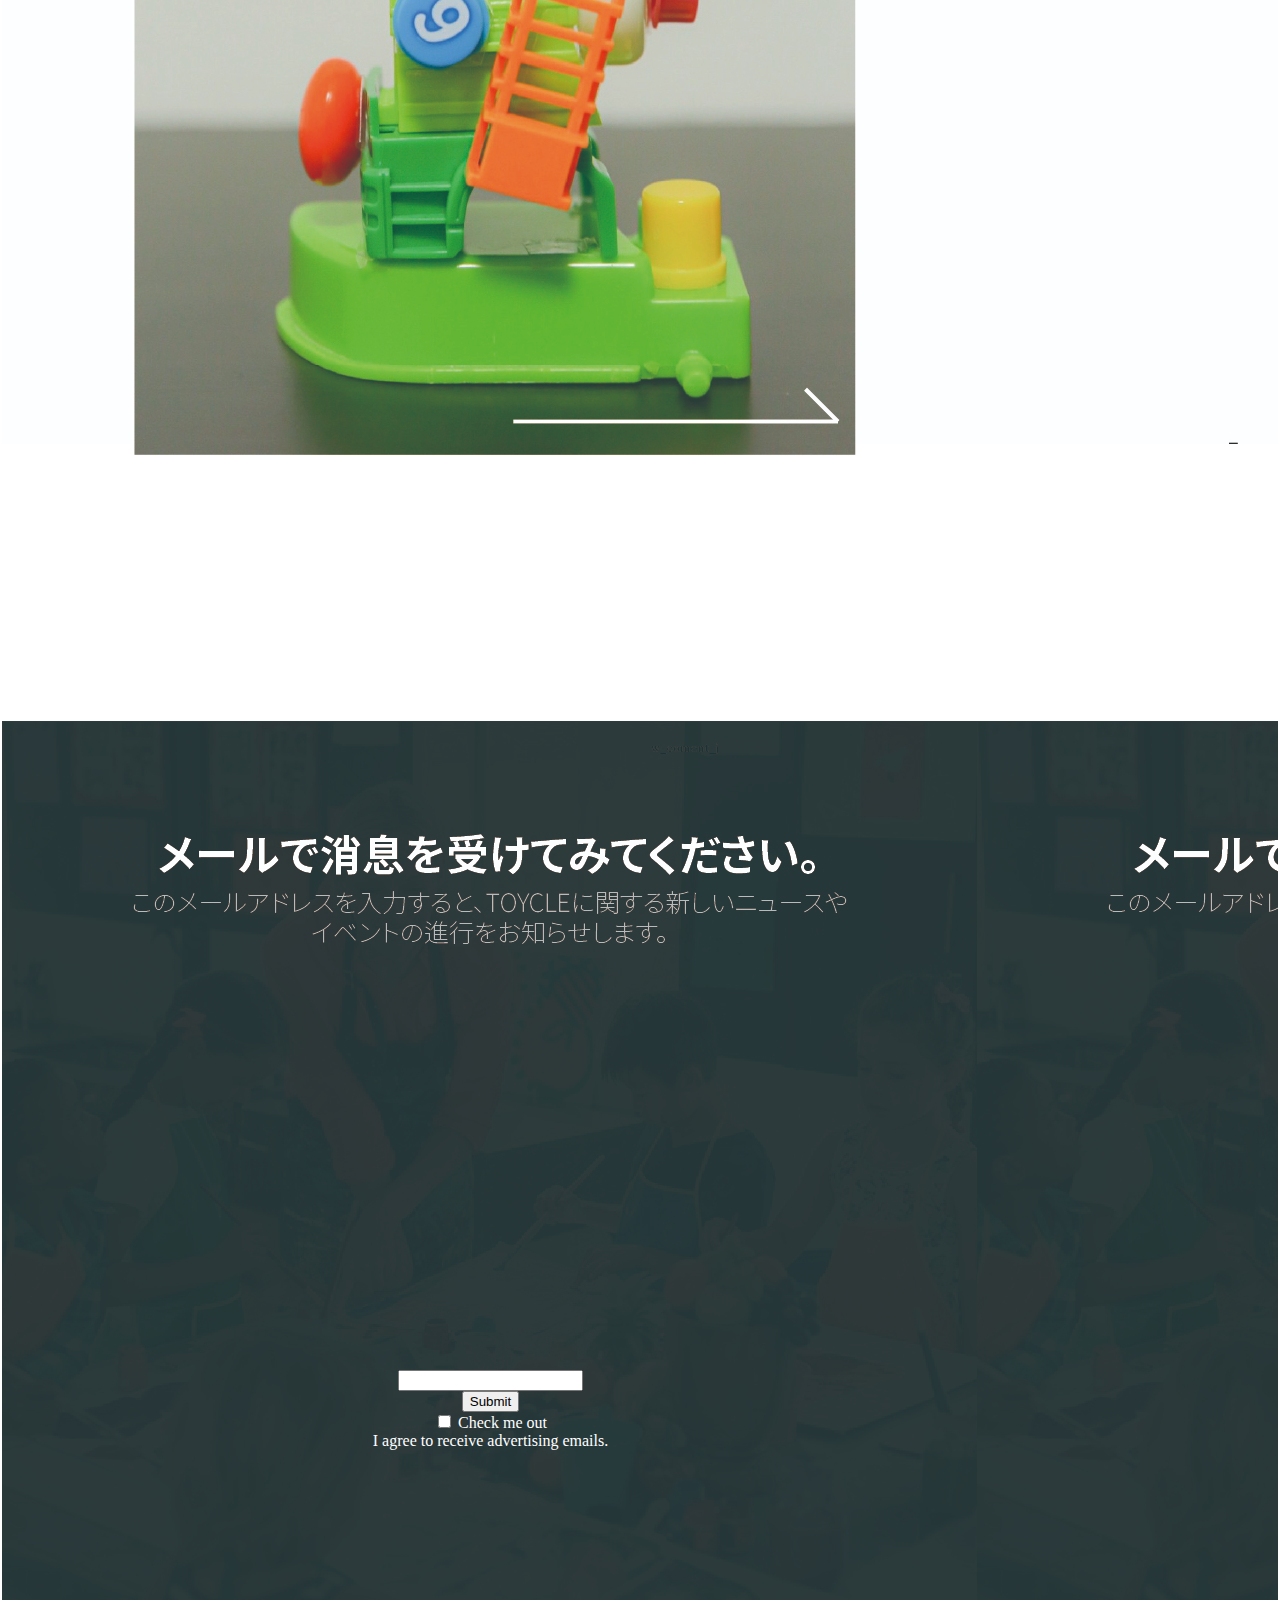
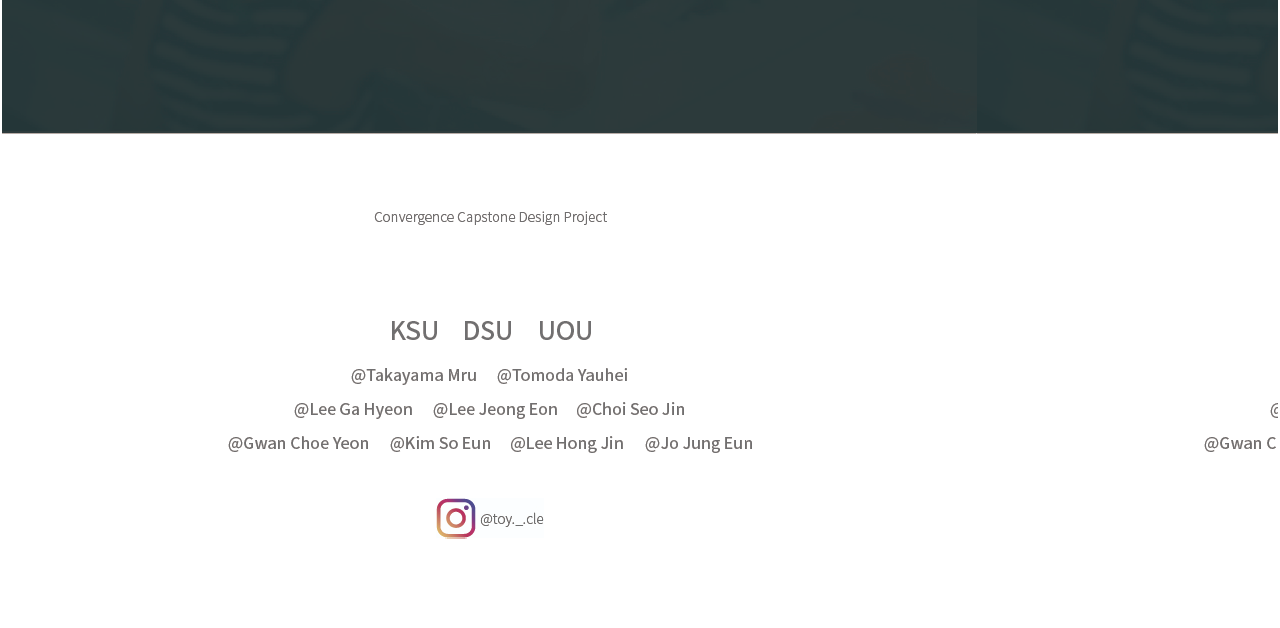
<file: index2_1.html>
<!doctype html>
<html lang="ko">
<head>
<meta charset="utf-8">
<meta http-equiv="X-UA-Compatible" content="IE=Edge">
<title>Toycle</title>
<link rel="stylesheet" href="m_css3.css">
<link rel="stylesheet" href="https://cdn.jsdelivr.net/npm/bootstrap@4.6.1/dist/css/bootstrap.min.css" integrity="sha384-zCbKRCUGaJDkqS1kPbPd7TveP5iyJE0EjAuZQTgFLD2ylzuqKfdKlfG/eSrtxUkn" crossorigin="anonymous">
<script src="https://cdn.jsdelivr.net/npm/jquery@3.5.1/dist/jquery.slim.min.js" integrity="sha384-DfXdz2htPH0lsSSs5nCTpuj/zy4C+OGpamoFVy38MVBnE+IbbVYUew+OrCXaRkfj" crossorigin="anonymous"></script>
<script src="https://cdn.jsdelivr.net/npm/bootstrap@4.6.1/dist/js/bootstrap.bundle.min.js" integrity="sha384-fQybjgWLrvvRgtW6bFlB7jaZrFsaBXjsOMm/tB9LTS58ONXgqbR9W8oWht/amnpF" crossorigin="anonymous"></script>


</head>
<body>
<div class="wrap">
	<!-- header -->
	<div class="header" >
		<a class="top" href="#slogan2" ><img src="img/top2.png"></a>
		<div class="logo">
			<div class="kr"><a href="index.html"><img src="img/kr.png"></a></div>
		</div>
		<div class="slogan" id="slogan2">
			<div class="form"><a href="https://forms.gle/98PeM2VK5E93jNA38"><img src="img/but_j.jpg"></a></div>
		</div>

	<!-- container -->
		<!-- content -->
		<div class="keyword"></div>

    <div class="box3" id="Company2"></div>
		<div class="intro"></div>

    <div class="box4"></div>
		<div class="Comment"></div>

    <div class="box4" id="Product2"></div>
    <div class="box"></div>
		<div class="product" >
			<div class="pro_b"><a href="product1mj.html"><img src="img/toy1_j.jpg"></a></div>
			<div class="pro_b2"><a href="product1mj.html"><img src="img/toy2_j.jpg"></a></div>
		</div>

		<div class="box4" id="News2"></div>
		<div class="email">
			<div class="send">
			<form>
  <div class="mb-3">
    <input type="email" class="form-control" id="exampleInputEmail1" aria-describedby="emailHelp"><br>
		<button type="submit" class="btn btn-primary">Submit</button>
  </div>
  <div class="mb-3 form-check">
    <input type="checkbox" class="form-check-input" id="exampleCheck1">
    <label class="form-check-label" for="exampleCheck1">Check me out</label><br>
		<label class="form-check-label" for="exampleCheck1">I agree to receive advertising emails.</label>
  </div>
</form>
</div>
		</div>
		<div class="box2"></div>
		<!-- //content -->
	<!-- //container -->


	<!-- footer -->
	<div class="footer">
		<div class="sns"><a href="https://instagram.com/toy._.cle?utm_medium=copy_link"><img src="img/m_sns.jpg"></a></div>
	</div>
	<!-- //footer -->
</div>
</body>
</html>
</file>
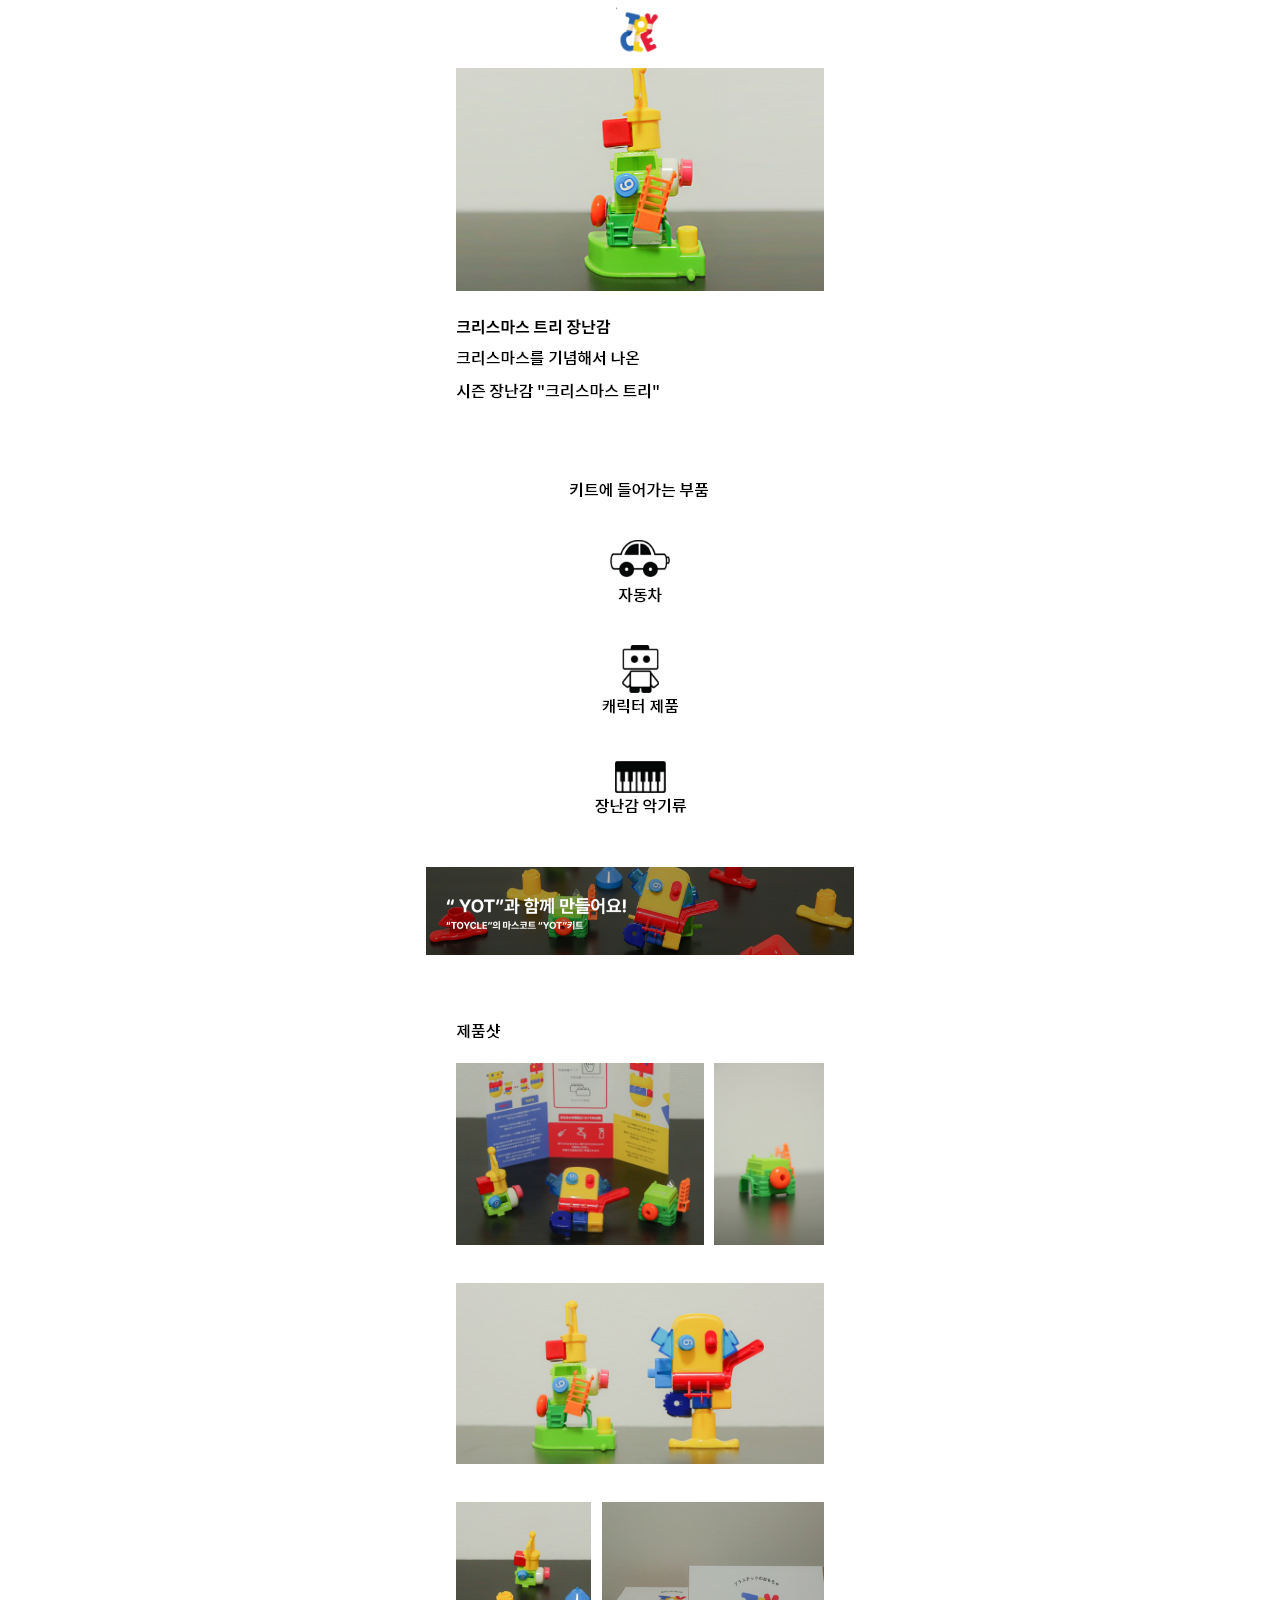
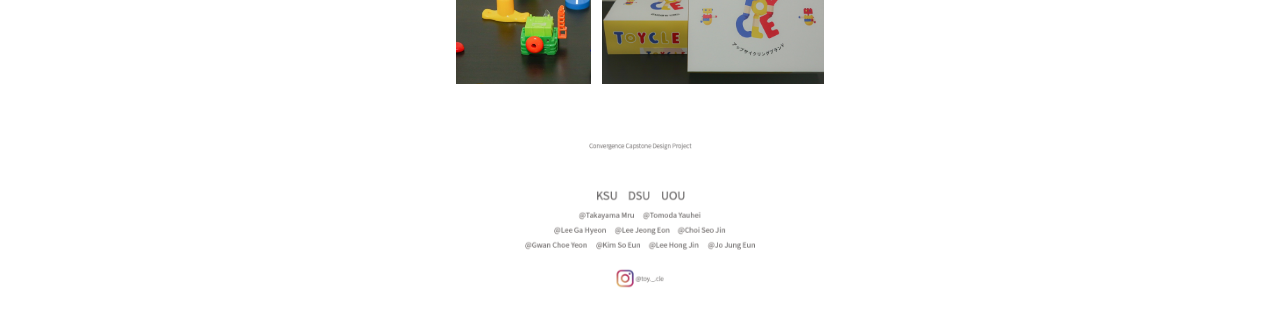
<file: product1_mobile/product1_mobile.html>
<!DOCTYPE html>
<html>
<head>
<meta charset="UTF-8">
<link rel="stylesheet" href="style.css">
</head>

<body>
  <div class="logo">
    <img src="img/logo.png" />
  </div>

  <div class="main">
    <img src="img/main1.png" />
  </div>

  <div class="logo">
    <img src="img/text1.png" />
  </div>

  <div class="main">
    <img src="img/0.png" />
  </div>
  <div class="main">
    <img src="img/main2.png" />
      </div>
    <div class="main">
      <img src="img/00.png" />
    </div>

<a href="product2j.html">
  <div class="logo">
    <img src="img/main3.png" />
  </div>
</a>

    <div class="main">
    <img src="img/00.png" />
  </div>

  <div class="main">
    <img src="img/text2.png" />
  </div>

  <div class="main">
    <img src="img/img1.png" />
  </div>

  <div class="main">
    <img src="img/000.png" />
  </div>

  <div class="main">
    <img src="img/img2.png" />
  </div>

  <div class="main">
    <img src="img/000.png" />
  </div>

  <div class="main">
    <img src="img/img3.png" />
  </div>

  <div class="main">
    <img src="img/0000.png" />
  </div>

  <div class="footer">
    <img src="img/footer.png" />
  </div>
</body>

</html>
</file>
<file: m_css2.css>
body{ margin: 0 ;
      padding: 0;
      width: auto;
      height: auto;
}

html {
  scroll-behavior: smooth
}
.header{
  width : auto;
  height: auto;
  border: 1px solid white;
  margin: 0 auto;
}

.boxs{
  width: 200px;
}

.box1{
  width: 60px;
}

.box2{
  width: 30px;
}

.box3{
  height: 228px;
  margin:0 auto;
}

.box4{
  height: 274px;
}

.top{
  width: 100px;
  height: 100px;
  position: fixed;
  margin-top:1550px;
  margin-left: 823px;
}

.logo{
  width: 977px;
  height: 146px;
  position: fixed;
  background-image: url("img/m_logo.jpg");
  box-shadow: 1px 1px 70px 1px lightgray;
}

.kr{
  width: 78px;
  height: 78px;
  margin-left: 860px;
  margin-top: 47px;
}

.slogan{
  width: 977px;
  height: 1779px;
  border: 1px solid white;
  margin-top: 37px;
  margin-bottom: 100px;
  background-image: url("img/main_k.jpg");
}

.form{
  width: 399px;
  height: 113px;
  margin-left: 289px;
  margin-top: 1548px;
}

.keyword{
  width: auto;
  height: 1365px;
  border: 1px solid white;
  text-align: center;
  background-image: url("img/key_k.jpg");
}

.intro{
    width: auto;
    height: 1509px;
    border: 1px solid white;
    background-image: url("img/com_k.jpg");
}

.Comment{
  width: auto;
  height: 346px;
  border: 1px solid white;
  background-image: url("img/coment_k.jpg");
}

.product{
  width: auto;
  height: 2522px;
  border: 1px solid white;
  background-image: url("img/pro_k.jpg");
}

.pro_b{
  width: 717px;
  height: 1083px;
  border: 1px solid white;
  margin-left: 130px;
  margin-top: 126px;
}

.pro_b2{
  width: 717px;
  height: 1083px;
  border: 1px solid white;
  margin-left: 130px;
  margin-top: 228px;
}

.email{
    width: auto;
    height: 1015px;
    border: 1px solid white;
    background-image: url("img/em_k.jpg");
}

.send{
  width: 717px;
  height: 85px;
  margin-left: 130px;
  margin-top: 650px;
  text-align: center;
  color: white;
}

.sns{
  width: 110px;
  height: 40px;
  margin-left: 434px;
  margin-top: 361px;
}

.footer{
  width: auto;
  height: 489px;
  border: 1px solid white;
  background-image: url("img/m_foot.png");
}
</file>
<file: m_css3.css>
body{ margin: 0 ;
      padding: 0;
      width: auto;
      height: auto;
}

html {
  scroll-behavior: smooth
}
.header{
  width : auto;
  height: auto;
  border: 1px solid white;
  margin: 0 auto;
}

.boxs{
  width: 200px;
}

.box1{
  width: 60px;
}

.box2{
  width: 30px;
}

.box3{
  height: 228px;
  margin:0 auto;
}

.box4{
  height: 274px;
}

.top{
  width: 100px;
  height: 100px;
  position: fixed;
  margin-top:1550px;
  margin-left: 823px;
}

.logo{
  width: 977px;
  height: 146px;
  position: fixed;
  background-image: url("img/m_logo.jpg");
  box-shadow: 1px 1px 70px 1px lightgray;
}

.kr{
  width: 78px;
  height: 78px;
  margin-left: 860px;
  margin-top: 47px;
}

.slogan{
  width: 977px;
  height: 1779px;
  border: 1px solid white;
  margin-top: 37px;
  margin-bottom: 100px;
  background-image: url("img/main_j.jpg");
}

.form{
  width: 399px;
  height: 113px;
  margin-left: 289px;
  margin-top: 1548px;
}

.keyword{
  width: auto;
  height: 1365px;
  border: 1px solid white;
  text-align: center;
  background-image: url("img/key_j.jpg");
}

.intro{
    width: auto;
    height: 1509px;
    border: 1px solid white;
    background-image: url("img/com_j.jpg");
}

.Comment{
  width: auto;
  height: 346px;
  border: 1px solid white;
  background-image: url("img/coment_j.jpg");
}

.product{
  width: auto;
  height: 2522px;
  border: 1px solid white;
  background-image: url("img/pro_j.jpg");
}

.pro_b{
  width: 717px;
  height: 1083px;
  border: 1px solid white;
  margin-left: 130px;
  margin-top: 126px;
}

.pro_b2{
  width: 717px;
  height: 1083px;
  border: 1px solid white;
  margin-left: 130px;
  margin-top: 228px;
}

.email{
    width: auto;
    height: 1015px;
    border: 1px solid white;
    background-image: url("img/em_j.jpg");
}

.send{
  width: 717px;
  height: 85px;
  margin-left: 130px;
  margin-top: 650px;
  text-align: center;
  color: white;
}

.sns{
  width: 110px;
  height: 40px;
  margin-left: 434px;
  margin-top: 361px;
}

.footer{
  width: auto;
  height: 489px;
  border: 1px solid white;
  background-image: url("img/m_foot.png");
}
</file>
<file: product1_mobile/style.css>
body{
  font-family: 'Noto Sans KR', sans-serif;
  margin: 0;
  padding: 0;
}

.logo{margin: auto;
  width:428px;
  text-align: center;
}

.main{
  margin: auto;
  width:368px;
  text-align: center;
}

.footer
{margin: auto;
text-align: center;}
</file>
